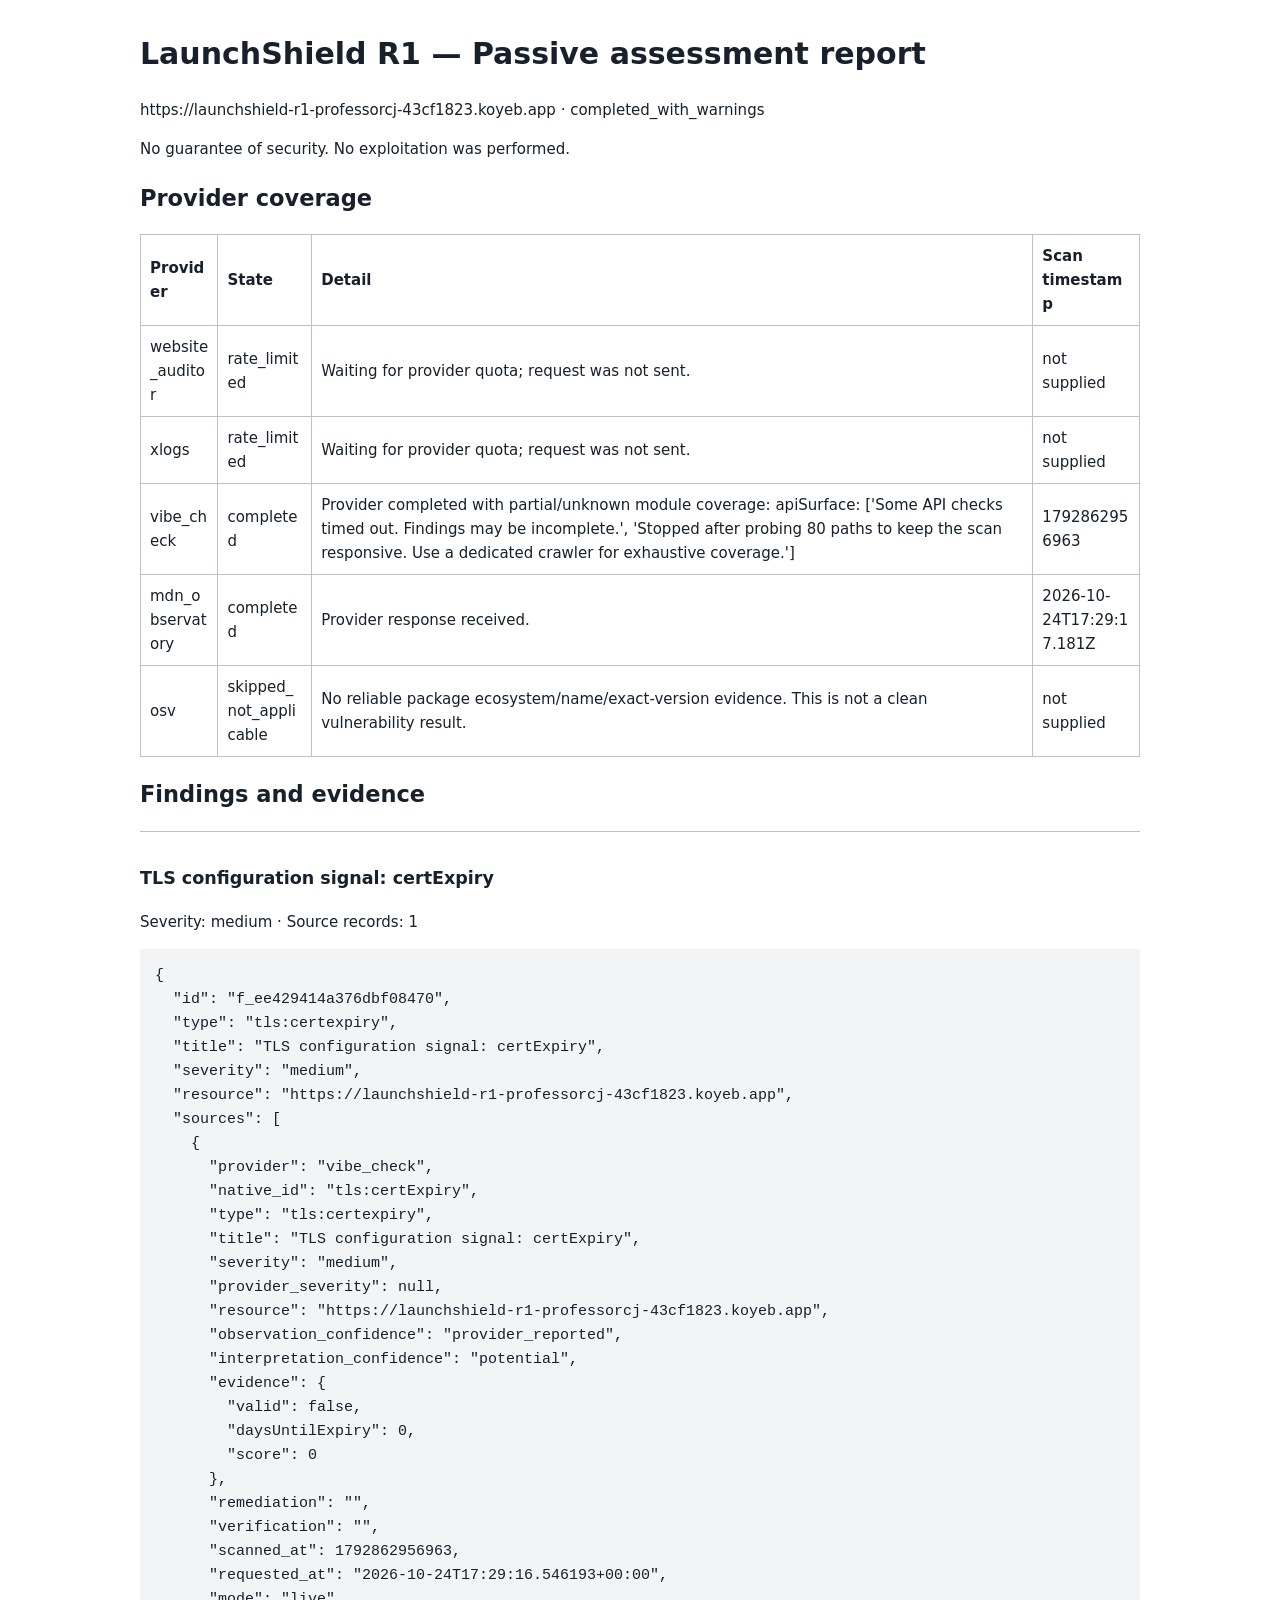
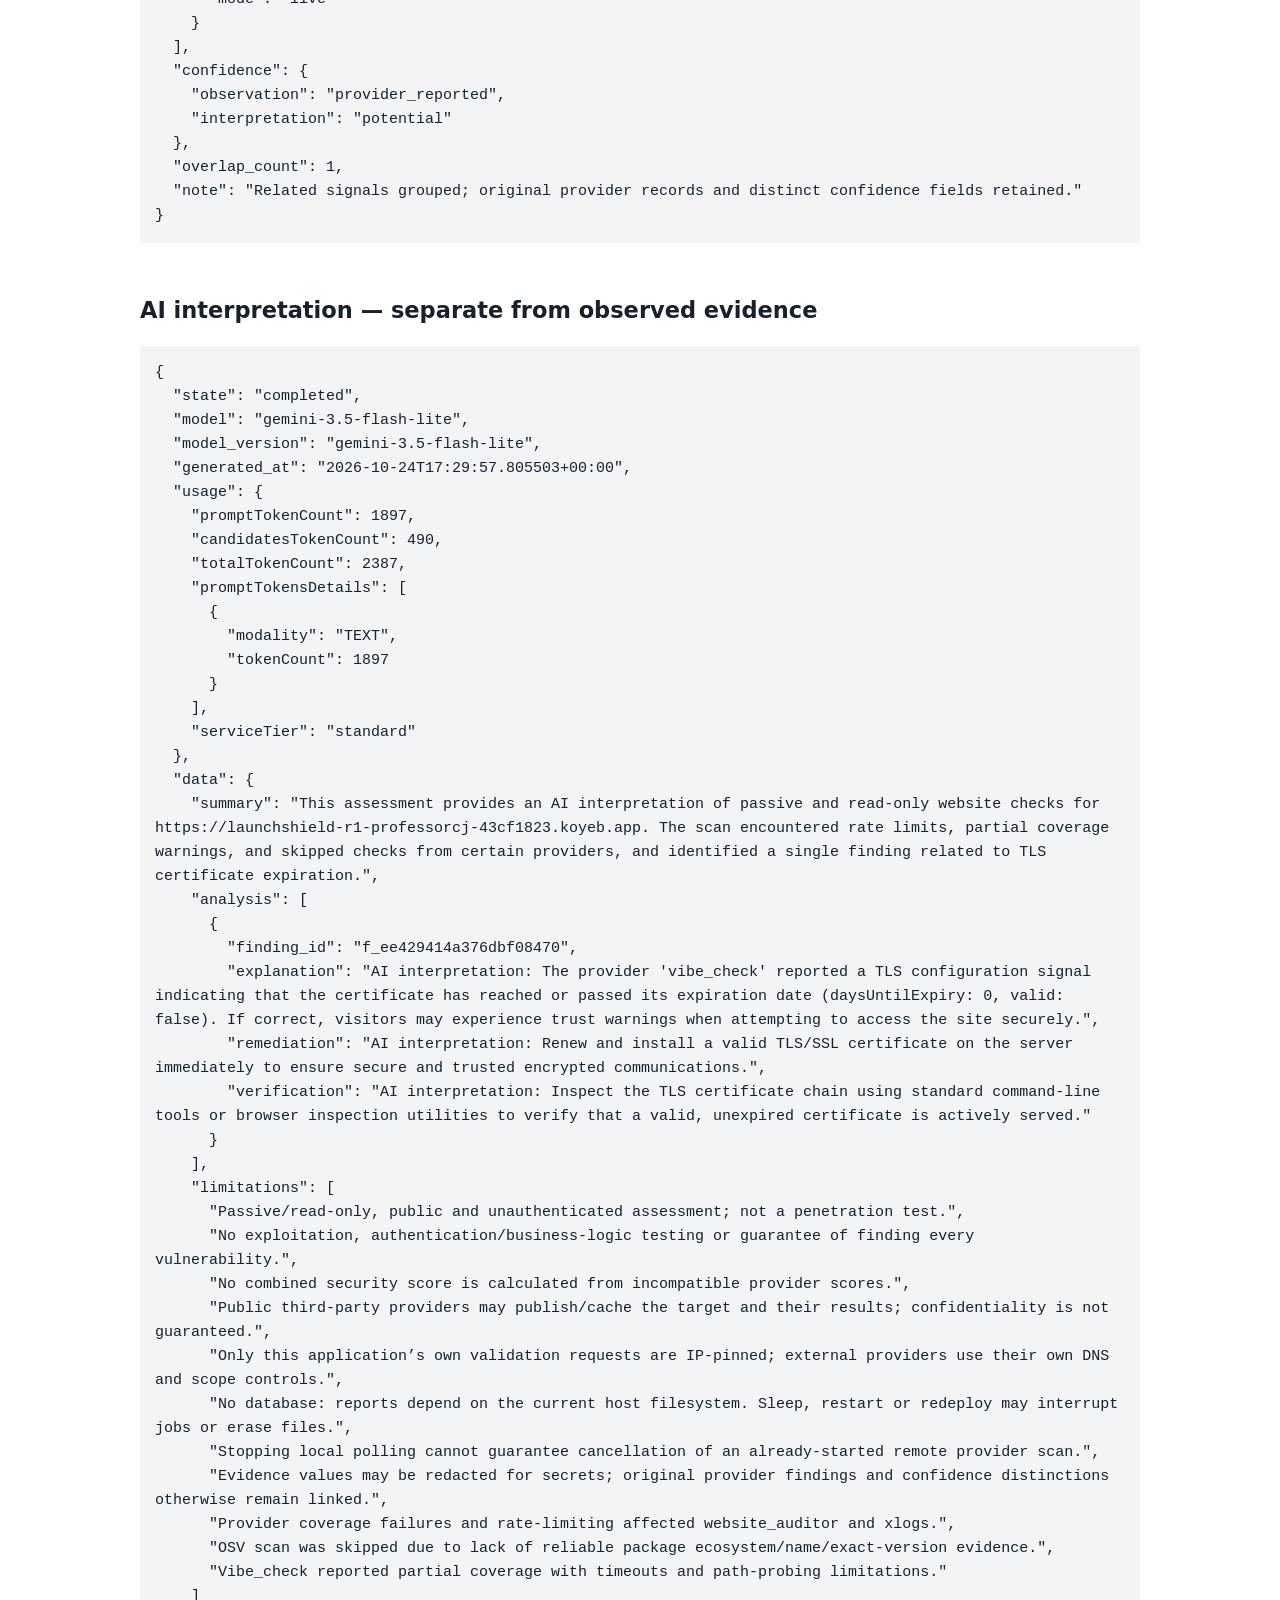
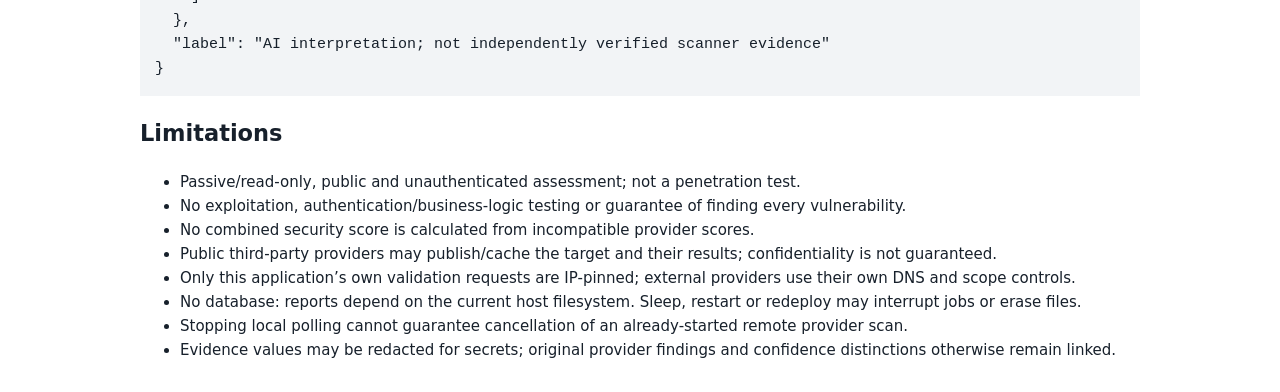
<file: r1/evidence/browser-download-final.html>
<!doctype html><html lang="en"><meta charset="utf-8"><meta name="viewport" content="width=device-width,initial-scale=1"><title>LaunchShield R1 report</title><style>body{font:15px/1.6 system-ui,sans-serif;max-width:1000px;margin:30px auto;padding:0 20px;color:#17202b;overflow-wrap:anywhere}table{border-collapse:collapse;width:100%}td,th{padding:9px;border:1px solid #bbc2ca;text-align:left}pre{white-space:pre-wrap;overflow-wrap:anywhere;background:#f2f4f6;padding:15px}section{border-top:1px solid #bbc2ca;padding:15px 0}</style><h1>LaunchShield R1 — Passive assessment report</h1><p>https://launchshield-r1-professorcj-43cf1823.koyeb.app · completed_with_warnings</p><p>No guarantee of security. No exploitation was performed.</p><h2>Provider coverage</h2><div style="overflow:auto"><table><tr><th>Provider</th><th>State</th><th>Detail</th><th>Scan timestamp</th></tr><tr><td>website_auditor</td><td>rate_limited</td><td>Waiting for provider quota; request was not sent.</td><td>not supplied</td></tr><tr><td>xlogs</td><td>rate_limited</td><td>Waiting for provider quota; request was not sent.</td><td>not supplied</td></tr><tr><td>vibe_check</td><td>completed</td><td>Provider completed with partial/unknown module coverage: apiSurface: [&#x27;Some API checks timed out. Findings may be incomplete.&#x27;, &#x27;Stopped after probing 80 paths to keep the scan responsive. Use a dedicated crawler for exhaustive coverage.&#x27;]</td><td>1792862956963</td></tr><tr><td>mdn_observatory</td><td>completed</td><td>Provider response received.</td><td>2026-10-24T17:29:17.181Z</td></tr><tr><td>osv</td><td>skipped_not_applicable</td><td>No reliable package ecosystem/name/exact-version evidence. This is not a clean vulnerability result.</td><td>not supplied</td></tr></table></div><h2>Findings and evidence</h2><section><h3>TLS configuration signal: certExpiry</h3><p>Severity: medium · Source records: 1</p><pre>{
  &quot;id&quot;: &quot;f_ee429414a376dbf08470&quot;,
  &quot;type&quot;: &quot;tls:certexpiry&quot;,
  &quot;title&quot;: &quot;TLS configuration signal: certExpiry&quot;,
  &quot;severity&quot;: &quot;medium&quot;,
  &quot;resource&quot;: &quot;https://launchshield-r1-professorcj-43cf1823.koyeb.app&quot;,
  &quot;sources&quot;: [
    {
      &quot;provider&quot;: &quot;vibe_check&quot;,
      &quot;native_id&quot;: &quot;tls:certExpiry&quot;,
      &quot;type&quot;: &quot;tls:certexpiry&quot;,
      &quot;title&quot;: &quot;TLS configuration signal: certExpiry&quot;,
      &quot;severity&quot;: &quot;medium&quot;,
      &quot;provider_severity&quot;: null,
      &quot;resource&quot;: &quot;https://launchshield-r1-professorcj-43cf1823.koyeb.app&quot;,
      &quot;observation_confidence&quot;: &quot;provider_reported&quot;,
      &quot;interpretation_confidence&quot;: &quot;potential&quot;,
      &quot;evidence&quot;: {
        &quot;valid&quot;: false,
        &quot;daysUntilExpiry&quot;: 0,
        &quot;score&quot;: 0
      },
      &quot;remediation&quot;: &quot;&quot;,
      &quot;verification&quot;: &quot;&quot;,
      &quot;scanned_at&quot;: 1792862956963,
      &quot;requested_at&quot;: &quot;2026-10-24T17:29:16.546193+00:00&quot;,
      &quot;mode&quot;: &quot;live&quot;
    }
  ],
  &quot;confidence&quot;: {
    &quot;observation&quot;: &quot;provider_reported&quot;,
    &quot;interpretation&quot;: &quot;potential&quot;
  },
  &quot;overlap_count&quot;: 1,
  &quot;note&quot;: &quot;Related signals grouped; original provider records and distinct confidence fields retained.&quot;
}</pre></section><h2>AI interpretation — separate from observed evidence</h2><pre>{
  &quot;state&quot;: &quot;completed&quot;,
  &quot;model&quot;: &quot;gemini-3.5-flash-lite&quot;,
  &quot;model_version&quot;: &quot;gemini-3.5-flash-lite&quot;,
  &quot;generated_at&quot;: &quot;2026-10-24T17:29:57.805503+00:00&quot;,
  &quot;usage&quot;: {
    &quot;promptTokenCount&quot;: 1897,
    &quot;candidatesTokenCount&quot;: 490,
    &quot;totalTokenCount&quot;: 2387,
    &quot;promptTokensDetails&quot;: [
      {
        &quot;modality&quot;: &quot;TEXT&quot;,
        &quot;tokenCount&quot;: 1897
      }
    ],
    &quot;serviceTier&quot;: &quot;standard&quot;
  },
  &quot;data&quot;: {
    &quot;summary&quot;: &quot;This assessment provides an AI interpretation of passive and read-only website checks for https://launchshield-r1-professorcj-43cf1823.koyeb.app. The scan encountered rate limits, partial coverage warnings, and skipped checks from certain providers, and identified a single finding related to TLS certificate expiration.&quot;,
    &quot;analysis&quot;: [
      {
        &quot;finding_id&quot;: &quot;f_ee429414a376dbf08470&quot;,
        &quot;explanation&quot;: &quot;AI interpretation: The provider &#x27;vibe_check&#x27; reported a TLS configuration signal indicating that the certificate has reached or passed its expiration date (daysUntilExpiry: 0, valid: false). If correct, visitors may experience trust warnings when attempting to access the site securely.&quot;,
        &quot;remediation&quot;: &quot;AI interpretation: Renew and install a valid TLS/SSL certificate on the server immediately to ensure secure and trusted encrypted communications.&quot;,
        &quot;verification&quot;: &quot;AI interpretation: Inspect the TLS certificate chain using standard command-line tools or browser inspection utilities to verify that a valid, unexpired certificate is actively served.&quot;
      }
    ],
    &quot;limitations&quot;: [
      &quot;Passive/read-only, public and unauthenticated assessment; not a penetration test.&quot;,
      &quot;No exploitation, authentication/business-logic testing or guarantee of finding every vulnerability.&quot;,
      &quot;No combined security score is calculated from incompatible provider scores.&quot;,
      &quot;Public third-party providers may publish/cache the target and their results; confidentiality is not guaranteed.&quot;,
      &quot;Only this application’s own validation requests are IP-pinned; external providers use their own DNS and scope controls.&quot;,
      &quot;No database: reports depend on the current host filesystem. Sleep, restart or redeploy may interrupt jobs or erase files.&quot;,
      &quot;Stopping local polling cannot guarantee cancellation of an already-started remote provider scan.&quot;,
      &quot;Evidence values may be redacted for secrets; original provider findings and confidence distinctions otherwise remain linked.&quot;,
      &quot;Provider coverage failures and rate-limiting affected website_auditor and xlogs.&quot;,
      &quot;OSV scan was skipped due to lack of reliable package ecosystem/name/exact-version evidence.&quot;,
      &quot;Vibe_check reported partial coverage with timeouts and path-probing limitations.&quot;
    ]
  },
  &quot;label&quot;: &quot;AI interpretation; not independently verified scanner evidence&quot;
}</pre><h2>Limitations</h2><ul><li>Passive/read-only, public and unauthenticated assessment; not a penetration test.</li><li>No exploitation, authentication/business-logic testing or guarantee of finding every vulnerability.</li><li>No combined security score is calculated from incompatible provider scores.</li><li>Public third-party providers may publish/cache the target and their results; confidentiality is not guaranteed.</li><li>Only this application’s own validation requests are IP-pinned; external providers use their own DNS and scope controls.</li><li>No database: reports depend on the current host filesystem. Sleep, restart or redeploy may interrupt jobs or erase files.</li><li>Stopping local polling cannot guarantee cancellation of an already-started remote provider scan.</li><li>Evidence values may be redacted for secrets; original provider findings and confidence distinctions otherwise remain linked.</li></ul></html>
</file>
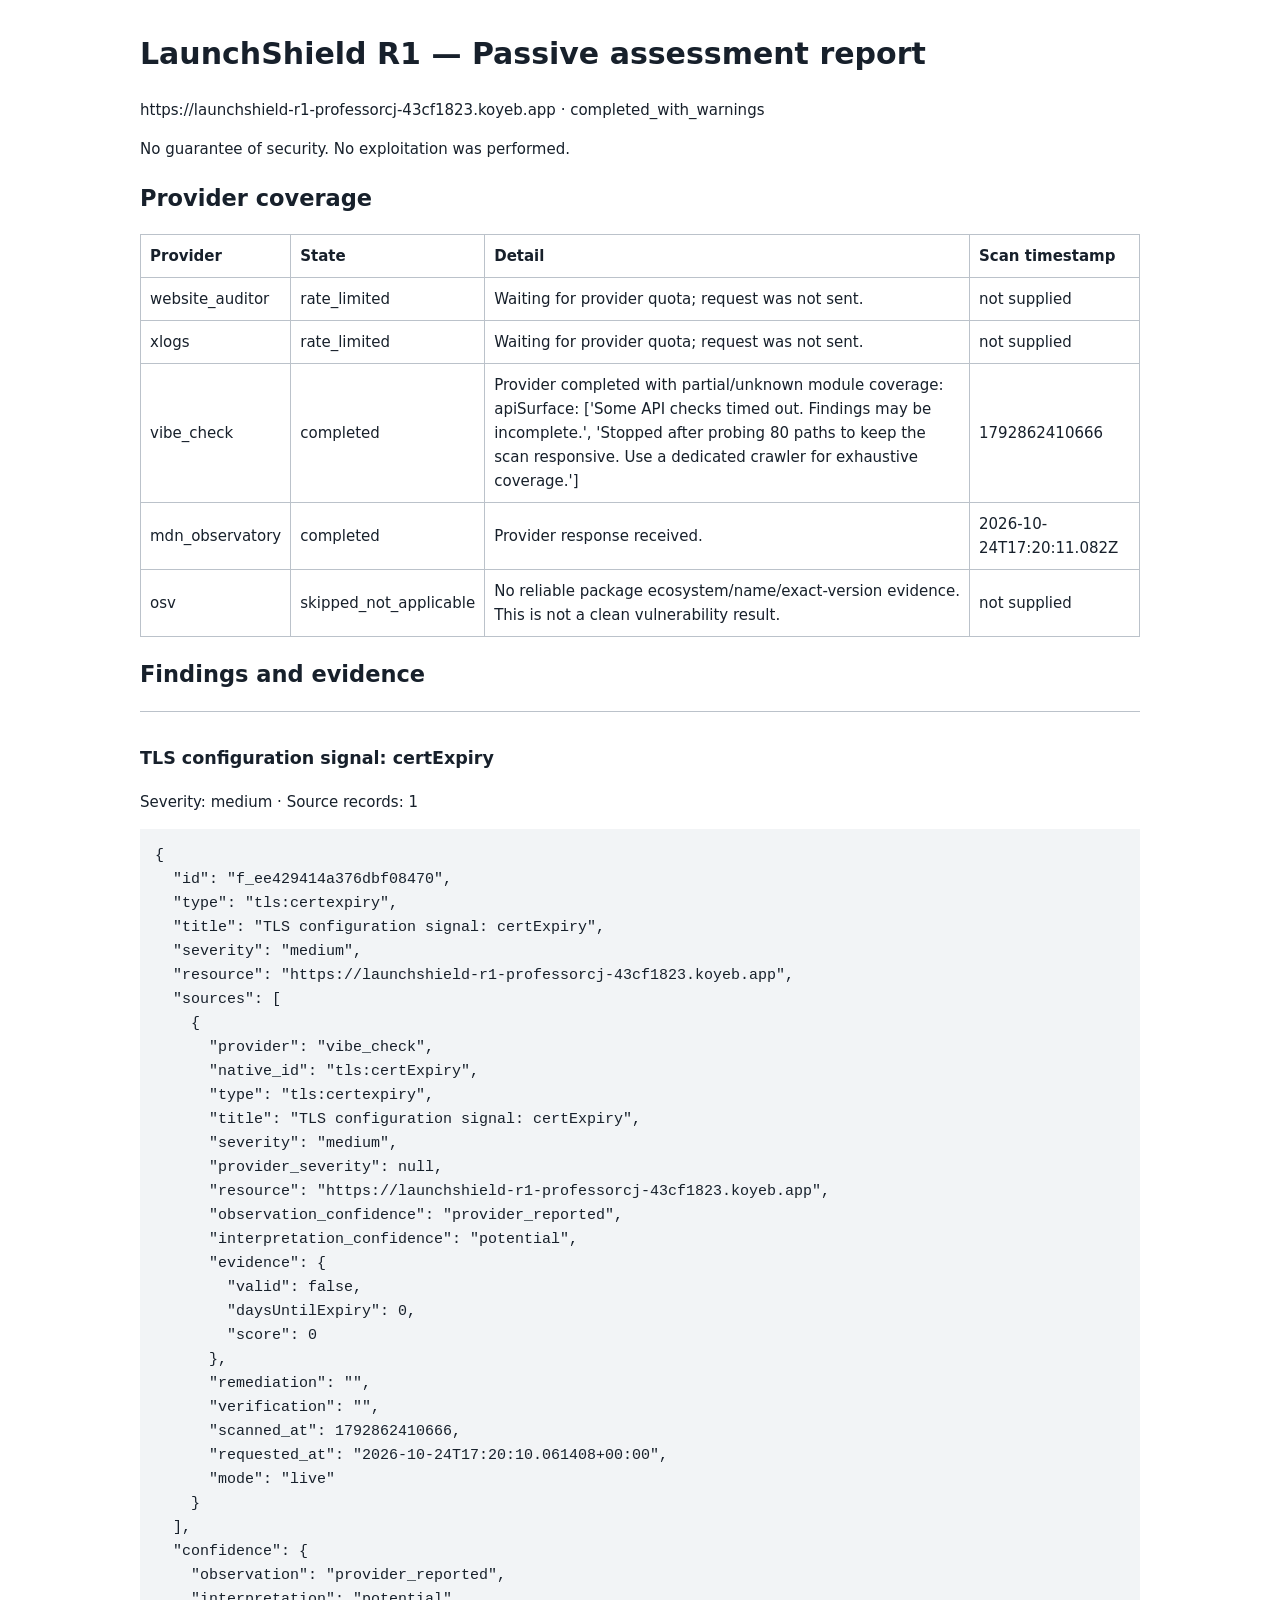
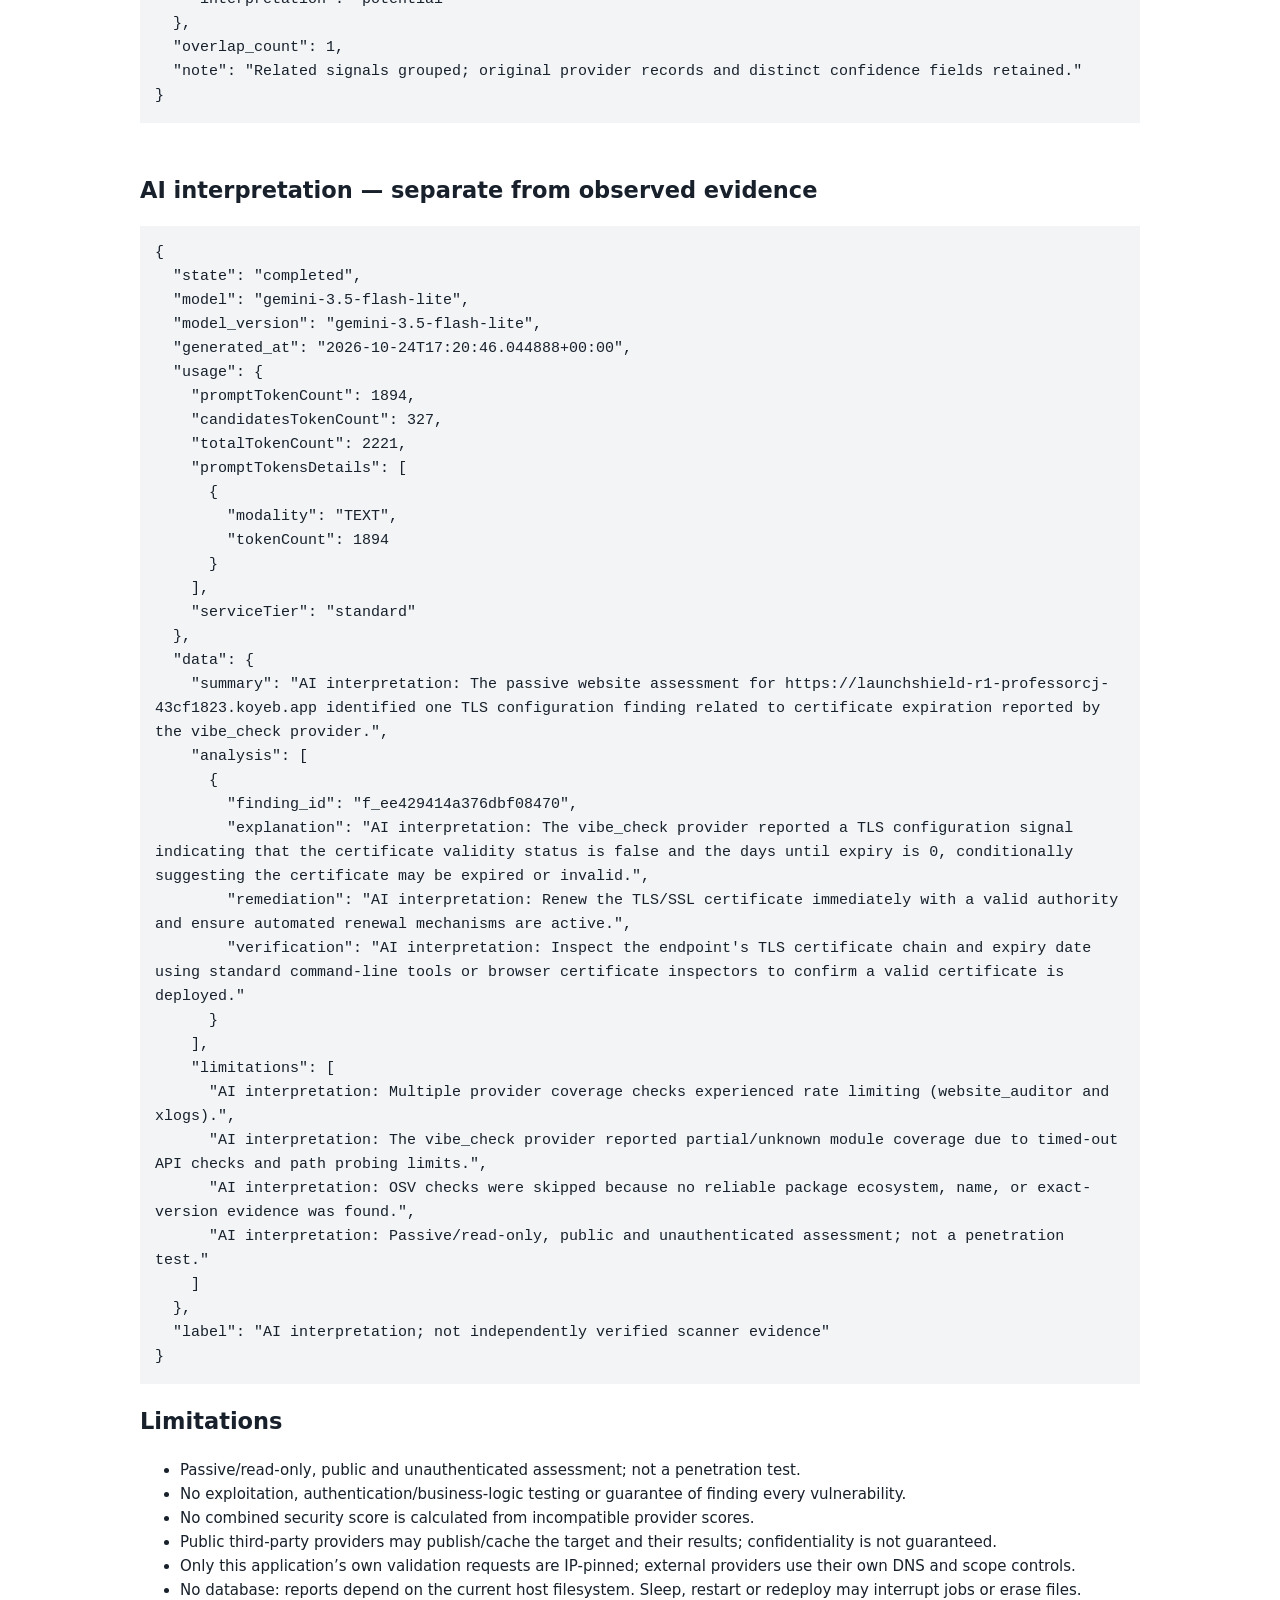
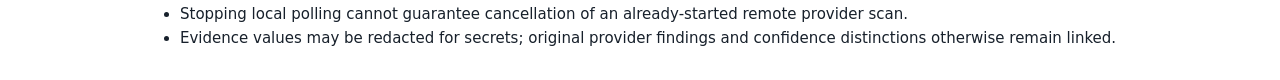
<file: r1/evidence/browser-download-real.html>
<!doctype html><html lang="en"><meta charset="utf-8"><meta name="viewport" content="width=device-width,initial-scale=1"><title>LaunchShield R1 report</title><style>body{font:15px/1.6 system-ui,sans-serif;max-width:1000px;margin:30px auto;padding:0 20px;color:#17202b}table{border-collapse:collapse;width:100%}td,th{padding:9px;border:1px solid #bbc2ca;text-align:left}pre{white-space:pre-wrap;overflow-wrap:anywhere;background:#f2f4f6;padding:15px}section{border-top:1px solid #bbc2ca;padding:15px 0}</style><h1>LaunchShield R1 — Passive assessment report</h1><p>https://launchshield-r1-professorcj-43cf1823.koyeb.app · completed_with_warnings</p><p>No guarantee of security. No exploitation was performed.</p><h2>Provider coverage</h2><div style="overflow:auto"><table><tr><th>Provider</th><th>State</th><th>Detail</th><th>Scan timestamp</th></tr><tr><td>website_auditor</td><td>rate_limited</td><td>Waiting for provider quota; request was not sent.</td><td>not supplied</td></tr><tr><td>xlogs</td><td>rate_limited</td><td>Waiting for provider quota; request was not sent.</td><td>not supplied</td></tr><tr><td>vibe_check</td><td>completed</td><td>Provider completed with partial/unknown module coverage: apiSurface: [&#x27;Some API checks timed out. Findings may be incomplete.&#x27;, &#x27;Stopped after probing 80 paths to keep the scan responsive. Use a dedicated crawler for exhaustive coverage.&#x27;]</td><td>1792862410666</td></tr><tr><td>mdn_observatory</td><td>completed</td><td>Provider response received.</td><td>2026-10-24T17:20:11.082Z</td></tr><tr><td>osv</td><td>skipped_not_applicable</td><td>No reliable package ecosystem/name/exact-version evidence. This is not a clean vulnerability result.</td><td>not supplied</td></tr></table></div><h2>Findings and evidence</h2><section><h3>TLS configuration signal: certExpiry</h3><p>Severity: medium · Source records: 1</p><pre>{
  &quot;id&quot;: &quot;f_ee429414a376dbf08470&quot;,
  &quot;type&quot;: &quot;tls:certexpiry&quot;,
  &quot;title&quot;: &quot;TLS configuration signal: certExpiry&quot;,
  &quot;severity&quot;: &quot;medium&quot;,
  &quot;resource&quot;: &quot;https://launchshield-r1-professorcj-43cf1823.koyeb.app&quot;,
  &quot;sources&quot;: [
    {
      &quot;provider&quot;: &quot;vibe_check&quot;,
      &quot;native_id&quot;: &quot;tls:certExpiry&quot;,
      &quot;type&quot;: &quot;tls:certexpiry&quot;,
      &quot;title&quot;: &quot;TLS configuration signal: certExpiry&quot;,
      &quot;severity&quot;: &quot;medium&quot;,
      &quot;provider_severity&quot;: null,
      &quot;resource&quot;: &quot;https://launchshield-r1-professorcj-43cf1823.koyeb.app&quot;,
      &quot;observation_confidence&quot;: &quot;provider_reported&quot;,
      &quot;interpretation_confidence&quot;: &quot;potential&quot;,
      &quot;evidence&quot;: {
        &quot;valid&quot;: false,
        &quot;daysUntilExpiry&quot;: 0,
        &quot;score&quot;: 0
      },
      &quot;remediation&quot;: &quot;&quot;,
      &quot;verification&quot;: &quot;&quot;,
      &quot;scanned_at&quot;: 1792862410666,
      &quot;requested_at&quot;: &quot;2026-10-24T17:20:10.061408+00:00&quot;,
      &quot;mode&quot;: &quot;live&quot;
    }
  ],
  &quot;confidence&quot;: {
    &quot;observation&quot;: &quot;provider_reported&quot;,
    &quot;interpretation&quot;: &quot;potential&quot;
  },
  &quot;overlap_count&quot;: 1,
  &quot;note&quot;: &quot;Related signals grouped; original provider records and distinct confidence fields retained.&quot;
}</pre></section><h2>AI interpretation — separate from observed evidence</h2><pre>{
  &quot;state&quot;: &quot;completed&quot;,
  &quot;model&quot;: &quot;gemini-3.5-flash-lite&quot;,
  &quot;model_version&quot;: &quot;gemini-3.5-flash-lite&quot;,
  &quot;generated_at&quot;: &quot;2026-10-24T17:20:46.044888+00:00&quot;,
  &quot;usage&quot;: {
    &quot;promptTokenCount&quot;: 1894,
    &quot;candidatesTokenCount&quot;: 327,
    &quot;totalTokenCount&quot;: 2221,
    &quot;promptTokensDetails&quot;: [
      {
        &quot;modality&quot;: &quot;TEXT&quot;,
        &quot;tokenCount&quot;: 1894
      }
    ],
    &quot;serviceTier&quot;: &quot;standard&quot;
  },
  &quot;data&quot;: {
    &quot;summary&quot;: &quot;AI interpretation: The passive website assessment for https://launchshield-r1-professorcj-43cf1823.koyeb.app identified one TLS configuration finding related to certificate expiration reported by the vibe_check provider.&quot;,
    &quot;analysis&quot;: [
      {
        &quot;finding_id&quot;: &quot;f_ee429414a376dbf08470&quot;,
        &quot;explanation&quot;: &quot;AI interpretation: The vibe_check provider reported a TLS configuration signal indicating that the certificate validity status is false and the days until expiry is 0, conditionally suggesting the certificate may be expired or invalid.&quot;,
        &quot;remediation&quot;: &quot;AI interpretation: Renew the TLS/SSL certificate immediately with a valid authority and ensure automated renewal mechanisms are active.&quot;,
        &quot;verification&quot;: &quot;AI interpretation: Inspect the endpoint&#x27;s TLS certificate chain and expiry date using standard command-line tools or browser certificate inspectors to confirm a valid certificate is deployed.&quot;
      }
    ],
    &quot;limitations&quot;: [
      &quot;AI interpretation: Multiple provider coverage checks experienced rate limiting (website_auditor and xlogs).&quot;,
      &quot;AI interpretation: The vibe_check provider reported partial/unknown module coverage due to timed-out API checks and path probing limits.&quot;,
      &quot;AI interpretation: OSV checks were skipped because no reliable package ecosystem, name, or exact-version evidence was found.&quot;,
      &quot;AI interpretation: Passive/read-only, public and unauthenticated assessment; not a penetration test.&quot;
    ]
  },
  &quot;label&quot;: &quot;AI interpretation; not independently verified scanner evidence&quot;
}</pre><h2>Limitations</h2><ul><li>Passive/read-only, public and unauthenticated assessment; not a penetration test.</li><li>No exploitation, authentication/business-logic testing or guarantee of finding every vulnerability.</li><li>No combined security score is calculated from incompatible provider scores.</li><li>Public third-party providers may publish/cache the target and their results; confidentiality is not guaranteed.</li><li>Only this application’s own validation requests are IP-pinned; external providers use their own DNS and scope controls.</li><li>No database: reports depend on the current host filesystem. Sleep, restart or redeploy may interrupt jobs or erase files.</li><li>Stopping local polling cannot guarantee cancellation of an already-started remote provider scan.</li><li>Evidence values may be redacted for secrets; original provider findings and confidence distinctions otherwise remain linked.</li></ul></html>
</file>
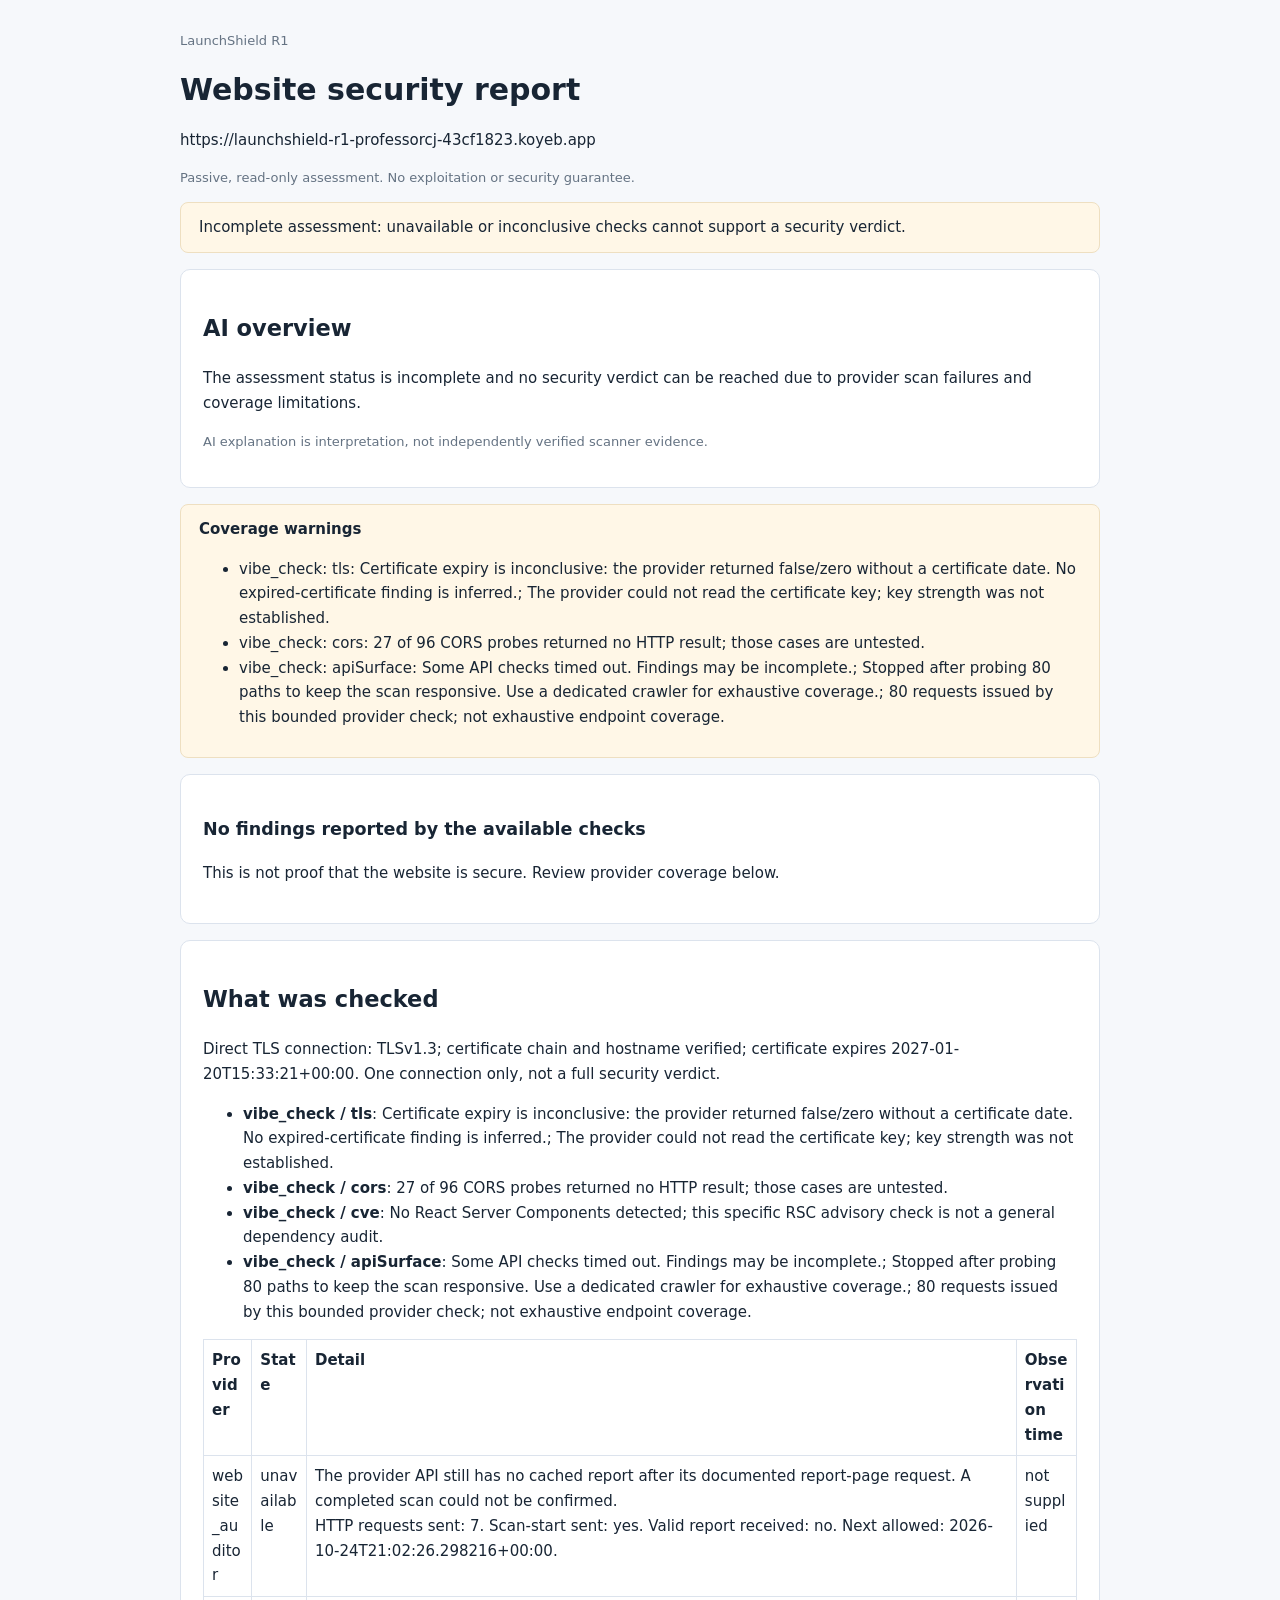
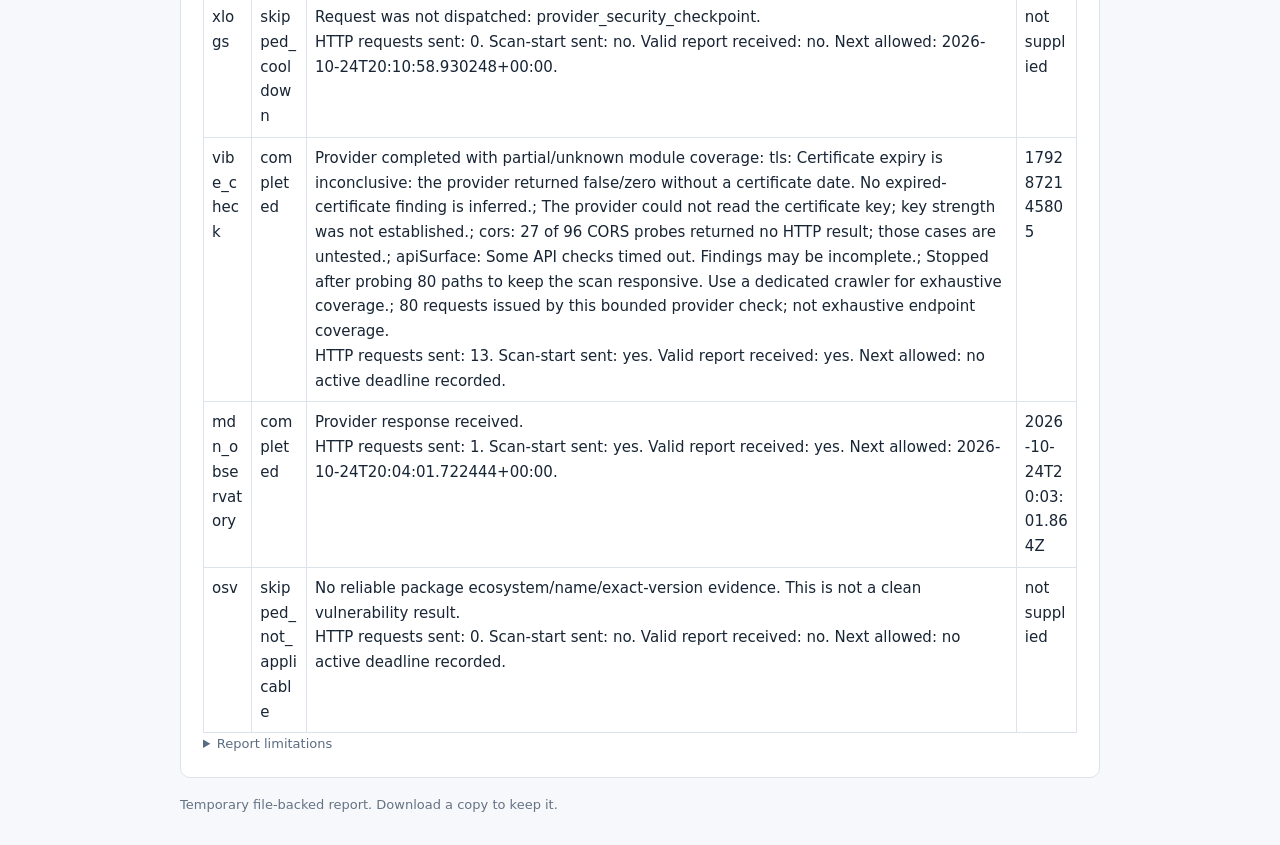
<file: r1/evidence/dispatch-first-report.html>
<!doctype html><html lang="en"><meta charset="utf-8"><meta name="viewport" content="width=device-width,initial-scale=1"><title>LaunchShield report</title><style>body{font:15px/1.65 system-ui,sans-serif;max-width:920px;margin:30px auto;padding:0 20px;color:#182534;overflow-wrap:anywhere;background:#f6f8fb}h1{line-height:1.2}article,.overview,.coverage{background:white;border:1px solid #dce3ed;border-radius:10px;padding:22px;margin:16px 0}.heading{display:flex;gap:14px;align-items:start;justify-content:space-between}.heading h3{margin:0}.heading span{font-size:12px;border:1px solid #ddd;padding:2px 8px;border-radius:5px}.muted{color:#657383;font-size:13px}h4{margin-bottom:4px}p{margin-top:7px}pre{white-space:pre-wrap;overflow-wrap:anywhere;font-size:12px;background:#f1f4f8;padding:12px}summary{cursor:pointer;color:#5a6c80;font-size:13px}table{width:100%;border-collapse:collapse}td,th{padding:8px;border:1px solid #dce3ed;text-align:left;vertical-align:top}.warning{background:#fff7e7;border:1px solid #eedfc1;padding:12px 18px;border-radius:8px}</style><p class="muted">LaunchShield R1</p><h1>Website security report</h1><p>https://launchshield-r1-professorcj-43cf1823.koyeb.app</p><p class="muted">Passive, read-only assessment. No exploitation or security guarantee.</p><div class="warning">Incomplete assessment: unavailable or inconclusive checks cannot support a security verdict.</div><section class="overview"><h2>AI overview</h2><p>The assessment status is incomplete and no security verdict can be reached due to provider scan failures and coverage limitations.</p><p class="muted">AI explanation is interpretation, not independently verified scanner evidence.</p></section><div class="warning"><strong>Coverage warnings</strong><ul><li>vibe_check: tls: Certificate expiry is inconclusive: the provider returned false/zero without a certificate date. No expired-certificate finding is inferred.; The provider could not read the certificate key; key strength was not established.</li><li>vibe_check: cors: 27 of 96 CORS probes returned no HTTP result; those cases are untested.</li><li>vibe_check: apiSurface: Some API checks timed out. Findings may be incomplete.; Stopped after probing 80 paths to keep the scan responsive. Use a dedicated crawler for exhaustive coverage.; 80 requests issued by this bounded provider check; not exhaustive endpoint coverage.</li></ul></div><article><h3>No findings reported by the available checks</h3><p>This is not proof that the website is secure. Review provider coverage below.</p></article><section class="coverage"><h2>What was checked</h2><p>Direct TLS connection: TLSv1.3; certificate chain and hostname verified; certificate expires 2027-01-20T15:33:21+00:00. One connection only, not a full security verdict.</p><ul><li><strong>vibe_check / tls</strong>: Certificate expiry is inconclusive: the provider returned false/zero without a certificate date. No expired-certificate finding is inferred.; The provider could not read the certificate key; key strength was not established.</li><li><strong>vibe_check / cors</strong>: 27 of 96 CORS probes returned no HTTP result; those cases are untested.</li><li><strong>vibe_check / cve</strong>: No React Server Components detected; this specific RSC advisory check is not a general dependency audit.</li><li><strong>vibe_check / apiSurface</strong>: Some API checks timed out. Findings may be incomplete.; Stopped after probing 80 paths to keep the scan responsive. Use a dedicated crawler for exhaustive coverage.; 80 requests issued by this bounded provider check; not exhaustive endpoint coverage.</li></ul><div style="overflow:auto"><table><tr><th>Provider</th><th>State</th><th>Detail</th><th>Observation time</th></tr><tr><td>website_auditor</td><td>unavailable</td><td>The provider API still has no cached report after its documented report-page request. A completed scan could not be confirmed.<br>HTTP requests sent: 7. Scan-start sent: yes. Valid report received: no. Next allowed: 2026-10-24T21:02:26.298216+00:00.</td><td>not supplied</td></tr><tr><td>xlogs</td><td>skipped_cooldown</td><td>Request was not dispatched: provider_security_checkpoint.<br>HTTP requests sent: 0. Scan-start sent: no. Valid report received: no. Next allowed: 2026-10-24T20:10:58.930248+00:00.</td><td>not supplied</td></tr><tr><td>vibe_check</td><td>completed</td><td>Provider completed with partial/unknown module coverage: tls: Certificate expiry is inconclusive: the provider returned false/zero without a certificate date. No expired-certificate finding is inferred.; The provider could not read the certificate key; key strength was not established.; cors: 27 of 96 CORS probes returned no HTTP result; those cases are untested.; apiSurface: Some API checks timed out. Findings may be incomplete.; Stopped after probing 80 paths to keep the scan responsive. Use a dedicated crawler for exhaustive coverage.; 80 requests issued by this bounded provider check; not exhaustive endpoint coverage.<br>HTTP requests sent: 13. Scan-start sent: yes. Valid report received: yes. Next allowed: no active deadline recorded.</td><td>1792872145805</td></tr><tr><td>mdn_observatory</td><td>completed</td><td>Provider response received.<br>HTTP requests sent: 1. Scan-start sent: yes. Valid report received: yes. Next allowed: 2026-10-24T20:04:01.722444+00:00.</td><td>2026-10-24T20:03:01.864Z</td></tr><tr><td>osv</td><td>skipped_not_applicable</td><td>No reliable package ecosystem/name/exact-version evidence. This is not a clean vulnerability result.<br>HTTP requests sent: 0. Scan-start sent: no. Valid report received: no. Next allowed: no active deadline recorded.</td><td>not supplied</td></tr></table></div><details><summary>Report limitations</summary><ul><li>Passive/read-only, public and unauthenticated assessment; not a penetration test.</li><li>No exploitation, authentication/business-logic testing or guarantee of finding every vulnerability.</li><li>No combined security score is calculated from incompatible provider scores.</li><li>Public third-party providers may publish/cache the target and their results; confidentiality is not guaranteed.</li><li>Only this application’s own validation requests are IP-pinned; external providers use their own DNS and scope controls.</li><li>No database: reports depend on the current host filesystem. Sleep, restart or redeploy may interrupt jobs or erase files.</li><li>Stopping local polling cannot guarantee cancellation of an already-started remote provider scan.</li><li>Evidence values may be redacted for secrets; original provider findings and confidence distinctions otherwise remain linked.</li></ul></details></section><p class="muted">Temporary file-backed report. Download a copy to keep it.</p></html>
</file>
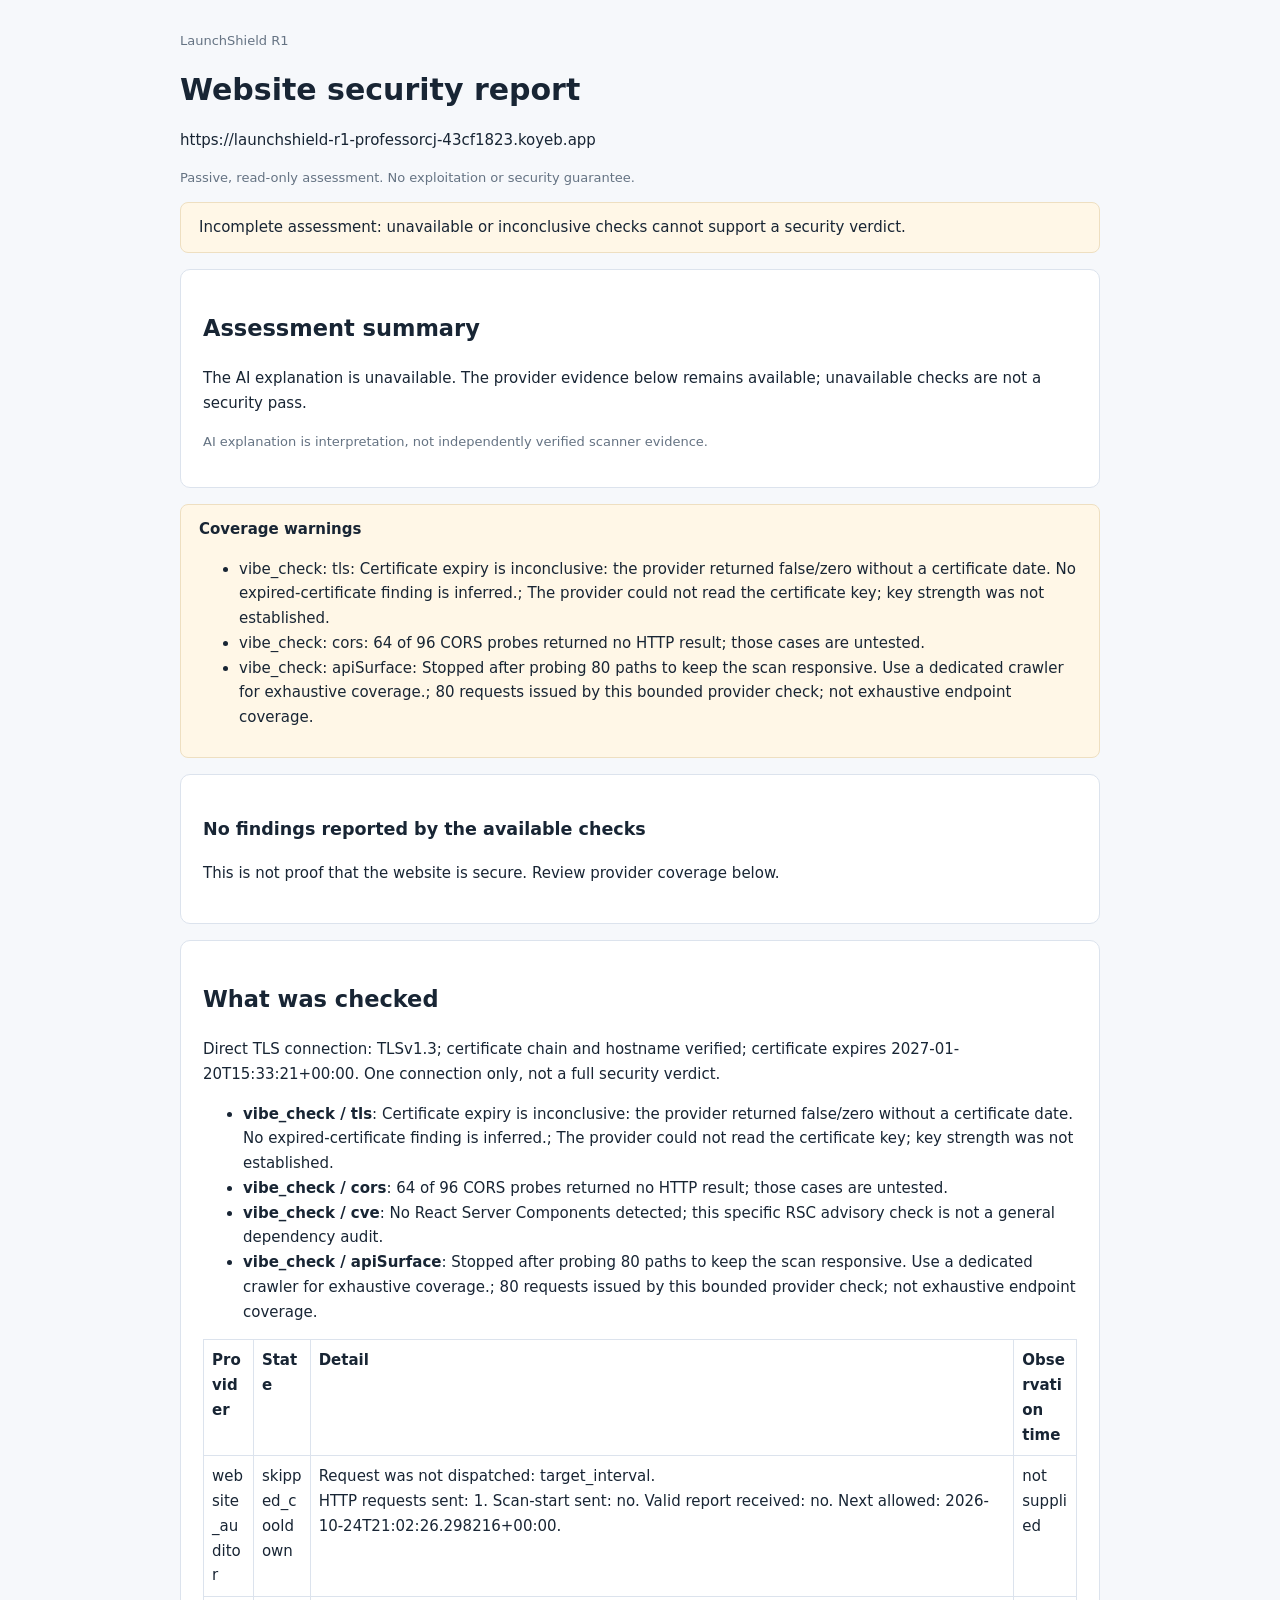
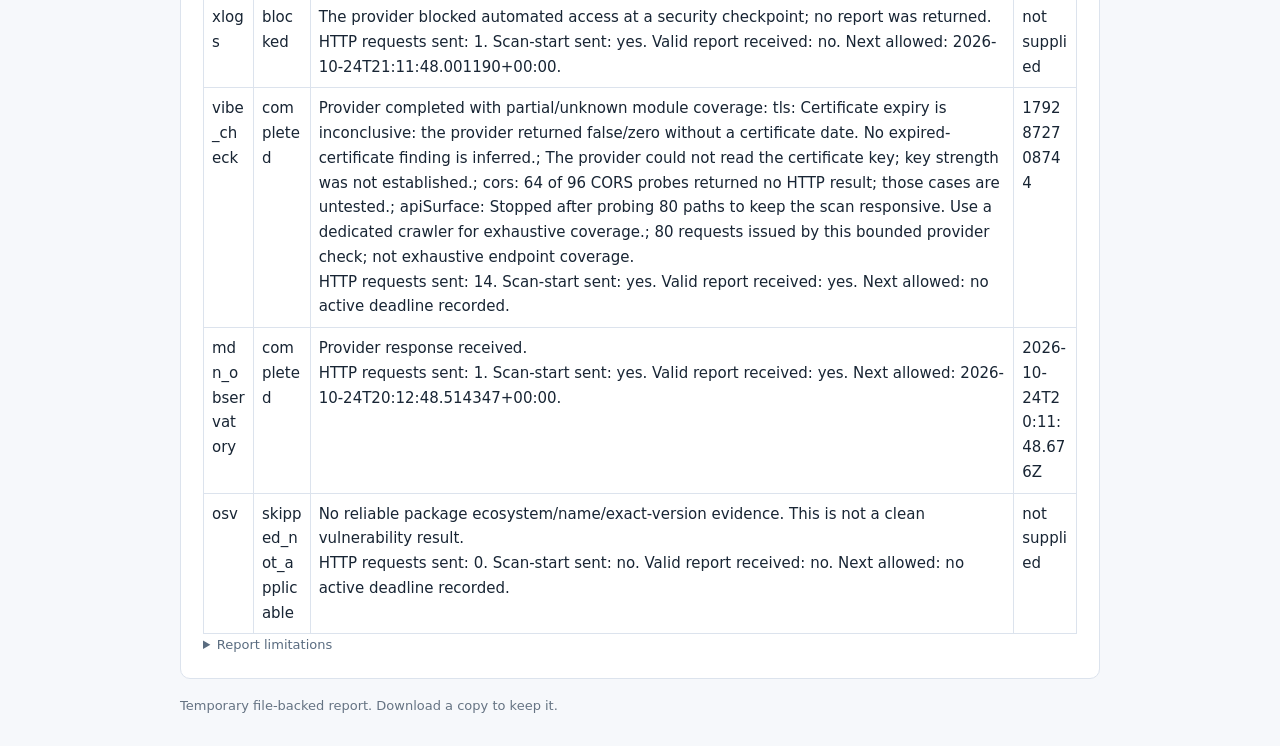
<file: r1/evidence/dispatch-retry-browser-download.html>
<!doctype html><html lang="en"><meta charset="utf-8"><meta name="viewport" content="width=device-width,initial-scale=1"><title>LaunchShield report</title><style>body{font:15px/1.65 system-ui,sans-serif;max-width:920px;margin:30px auto;padding:0 20px;color:#182534;overflow-wrap:anywhere;background:#f6f8fb}h1{line-height:1.2}article,.overview,.coverage{background:white;border:1px solid #dce3ed;border-radius:10px;padding:22px;margin:16px 0}.heading{display:flex;gap:14px;align-items:start;justify-content:space-between}.heading h3{margin:0}.heading span{font-size:12px;border:1px solid #ddd;padding:2px 8px;border-radius:5px}.muted{color:#657383;font-size:13px}h4{margin-bottom:4px}p{margin-top:7px}pre{white-space:pre-wrap;overflow-wrap:anywhere;font-size:12px;background:#f1f4f8;padding:12px}summary{cursor:pointer;color:#5a6c80;font-size:13px}table{width:100%;border-collapse:collapse}td,th{padding:8px;border:1px solid #dce3ed;text-align:left;vertical-align:top}.warning{background:#fff7e7;border:1px solid #eedfc1;padding:12px 18px;border-radius:8px}</style><p class="muted">LaunchShield R1</p><h1>Website security report</h1><p>https://launchshield-r1-professorcj-43cf1823.koyeb.app</p><p class="muted">Passive, read-only assessment. No exploitation or security guarantee.</p><div class="warning">Incomplete assessment: unavailable or inconclusive checks cannot support a security verdict.</div><section class="overview"><h2>Assessment summary</h2><p>The AI explanation is unavailable. The provider evidence below remains available; unavailable checks are not a security pass.</p><p class="muted">AI explanation is interpretation, not independently verified scanner evidence.</p></section><div class="warning"><strong>Coverage warnings</strong><ul><li>vibe_check: tls: Certificate expiry is inconclusive: the provider returned false/zero without a certificate date. No expired-certificate finding is inferred.; The provider could not read the certificate key; key strength was not established.</li><li>vibe_check: cors: 64 of 96 CORS probes returned no HTTP result; those cases are untested.</li><li>vibe_check: apiSurface: Stopped after probing 80 paths to keep the scan responsive. Use a dedicated crawler for exhaustive coverage.; 80 requests issued by this bounded provider check; not exhaustive endpoint coverage.</li></ul></div><article><h3>No findings reported by the available checks</h3><p>This is not proof that the website is secure. Review provider coverage below.</p></article><section class="coverage"><h2>What was checked</h2><p>Direct TLS connection: TLSv1.3; certificate chain and hostname verified; certificate expires 2027-01-20T15:33:21+00:00. One connection only, not a full security verdict.</p><ul><li><strong>vibe_check / tls</strong>: Certificate expiry is inconclusive: the provider returned false/zero without a certificate date. No expired-certificate finding is inferred.; The provider could not read the certificate key; key strength was not established.</li><li><strong>vibe_check / cors</strong>: 64 of 96 CORS probes returned no HTTP result; those cases are untested.</li><li><strong>vibe_check / cve</strong>: No React Server Components detected; this specific RSC advisory check is not a general dependency audit.</li><li><strong>vibe_check / apiSurface</strong>: Stopped after probing 80 paths to keep the scan responsive. Use a dedicated crawler for exhaustive coverage.; 80 requests issued by this bounded provider check; not exhaustive endpoint coverage.</li></ul><div style="overflow:auto"><table><tr><th>Provider</th><th>State</th><th>Detail</th><th>Observation time</th></tr><tr><td>website_auditor</td><td>skipped_cooldown</td><td>Request was not dispatched: target_interval.<br>HTTP requests sent: 1. Scan-start sent: no. Valid report received: no. Next allowed: 2026-10-24T21:02:26.298216+00:00.</td><td>not supplied</td></tr><tr><td>xlogs</td><td>blocked</td><td>The provider blocked automated access at a security checkpoint; no report was returned.<br>HTTP requests sent: 1. Scan-start sent: yes. Valid report received: no. Next allowed: 2026-10-24T21:11:48.001190+00:00.</td><td>not supplied</td></tr><tr><td>vibe_check</td><td>completed</td><td>Provider completed with partial/unknown module coverage: tls: Certificate expiry is inconclusive: the provider returned false/zero without a certificate date. No expired-certificate finding is inferred.; The provider could not read the certificate key; key strength was not established.; cors: 64 of 96 CORS probes returned no HTTP result; those cases are untested.; apiSurface: Stopped after probing 80 paths to keep the scan responsive. Use a dedicated crawler for exhaustive coverage.; 80 requests issued by this bounded provider check; not exhaustive endpoint coverage.<br>HTTP requests sent: 14. Scan-start sent: yes. Valid report received: yes. Next allowed: no active deadline recorded.</td><td>1792872708744</td></tr><tr><td>mdn_observatory</td><td>completed</td><td>Provider response received.<br>HTTP requests sent: 1. Scan-start sent: yes. Valid report received: yes. Next allowed: 2026-10-24T20:12:48.514347+00:00.</td><td>2026-10-24T20:11:48.676Z</td></tr><tr><td>osv</td><td>skipped_not_applicable</td><td>No reliable package ecosystem/name/exact-version evidence. This is not a clean vulnerability result.<br>HTTP requests sent: 0. Scan-start sent: no. Valid report received: no. Next allowed: no active deadline recorded.</td><td>not supplied</td></tr></table></div><details><summary>Report limitations</summary><ul><li>Passive/read-only, public and unauthenticated assessment; not a penetration test.</li><li>No exploitation, authentication/business-logic testing or guarantee of finding every vulnerability.</li><li>No combined security score is calculated from incompatible provider scores.</li><li>Public third-party providers may publish/cache the target and their results; confidentiality is not guaranteed.</li><li>Only this application’s own validation requests are IP-pinned; external providers use their own DNS and scope controls.</li><li>No database: reports depend on the current host filesystem. Sleep, restart or redeploy may interrupt jobs or erase files.</li><li>Stopping local polling cannot guarantee cancellation of an already-started remote provider scan.</li><li>Evidence values may be redacted for secrets; original provider findings and confidence distinctions otherwise remain linked.</li></ul></details></section><p class="muted">Temporary file-backed report. Download a copy to keep it.</p></html>
</file>
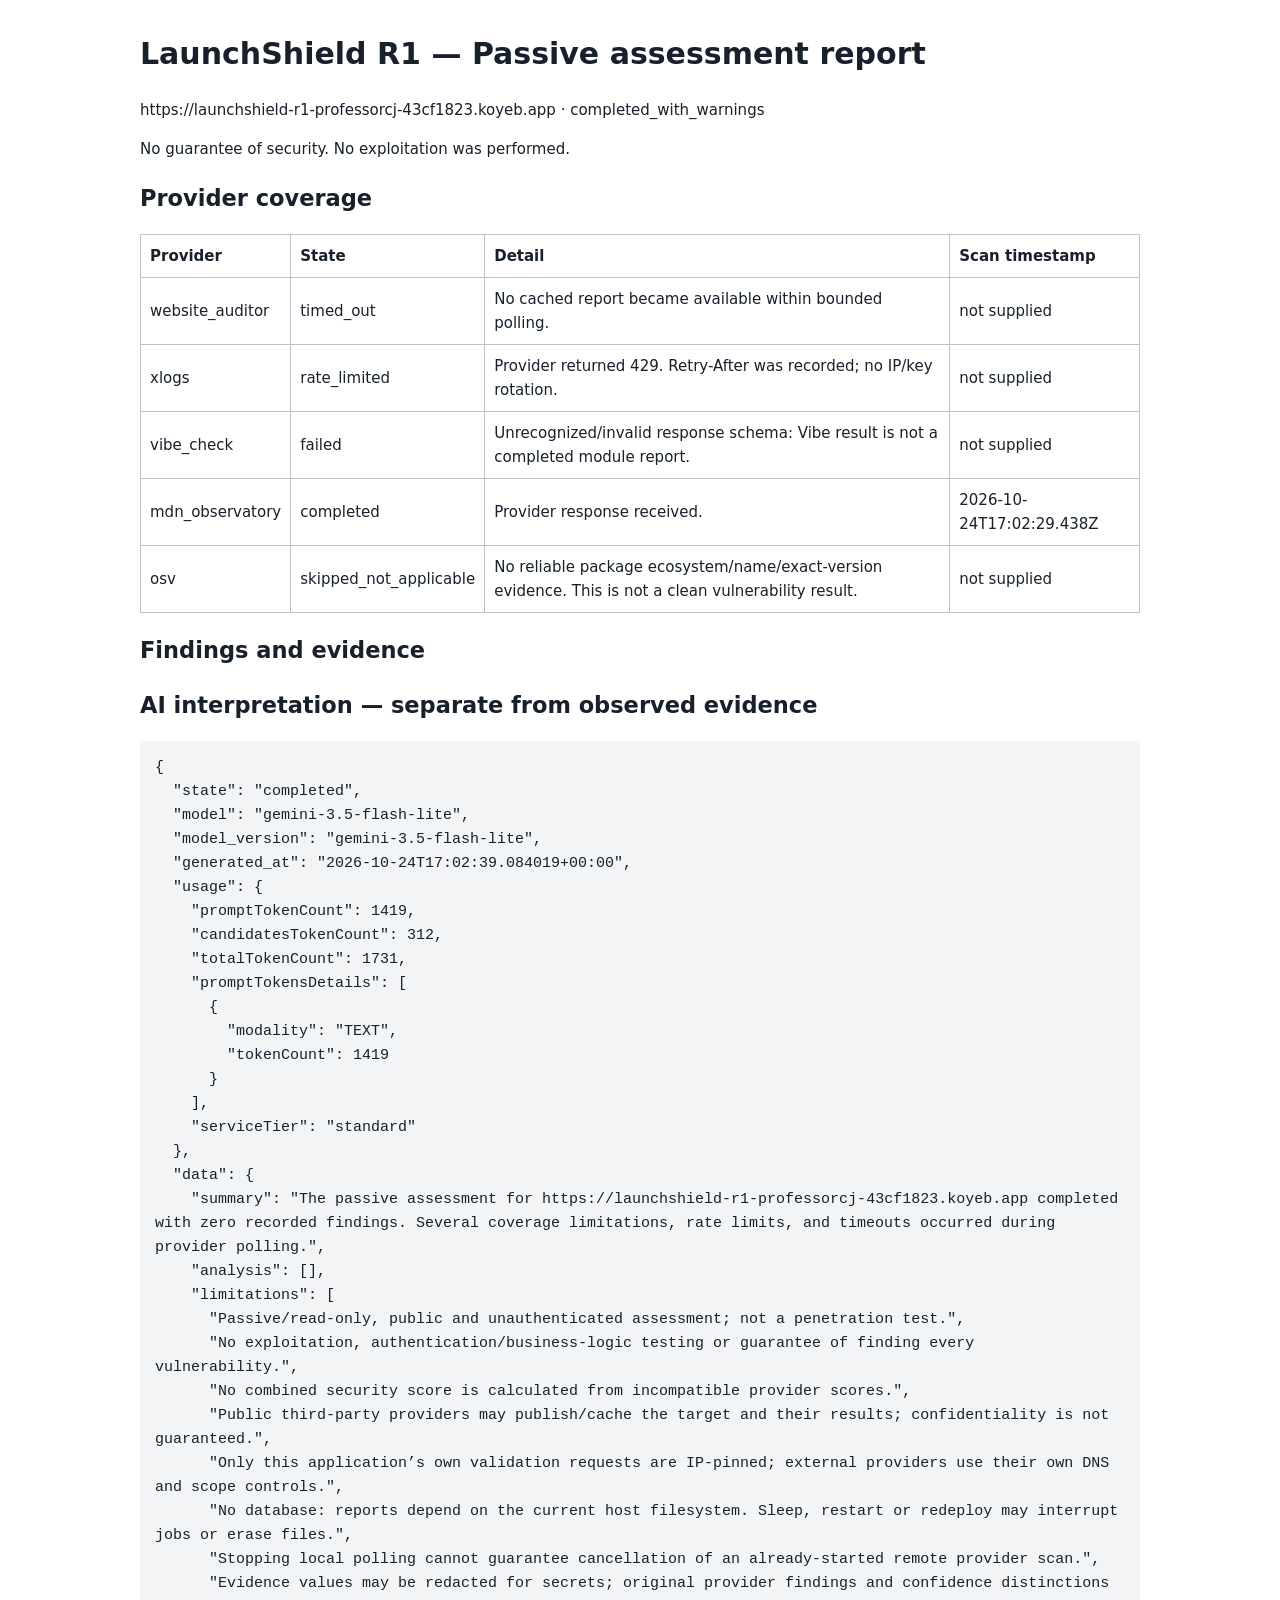
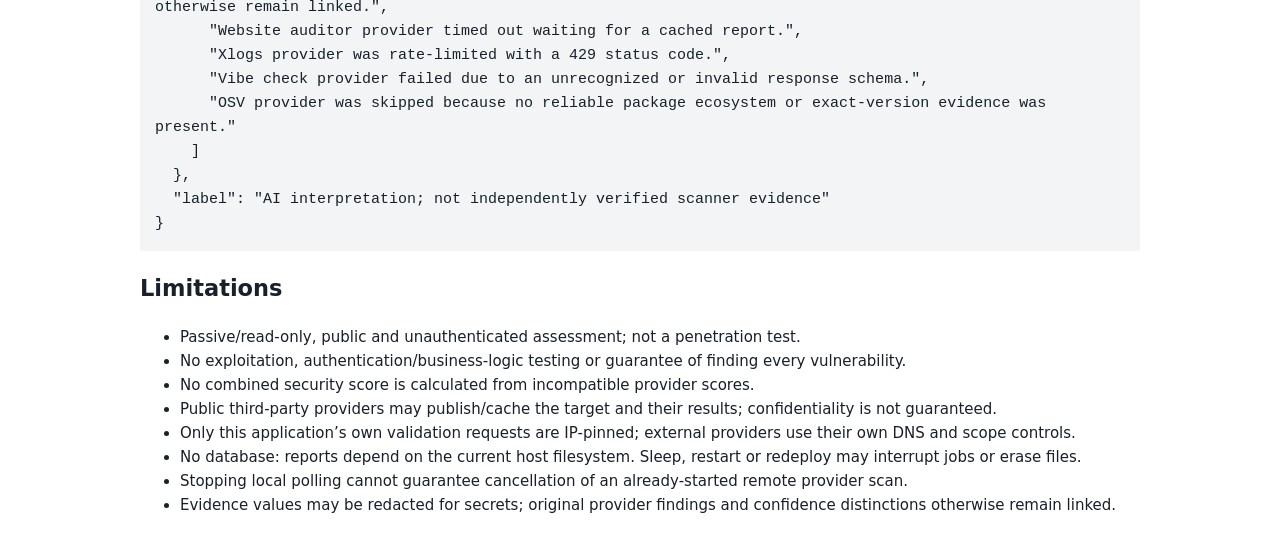
<file: r1/evidence/live-report.html>
<!doctype html><html lang="en"><meta charset="utf-8"><meta name="viewport" content="width=device-width,initial-scale=1"><title>LaunchShield R1 report</title><style>body{font:15px/1.6 system-ui,sans-serif;max-width:1000px;margin:30px auto;padding:0 20px;color:#17202b}table{border-collapse:collapse;width:100%}td,th{padding:9px;border:1px solid #bbc2ca;text-align:left}pre{white-space:pre-wrap;overflow-wrap:anywhere;background:#f2f4f6;padding:15px}section{border-top:1px solid #bbc2ca;padding:15px 0}</style><h1>LaunchShield R1 — Passive assessment report</h1><p>https://launchshield-r1-professorcj-43cf1823.koyeb.app · completed_with_warnings</p><p>No guarantee of security. No exploitation was performed.</p><h2>Provider coverage</h2><div style="overflow:auto"><table><tr><th>Provider</th><th>State</th><th>Detail</th><th>Scan timestamp</th></tr><tr><td>website_auditor</td><td>timed_out</td><td>No cached report became available within bounded polling.</td><td>not supplied</td></tr><tr><td>xlogs</td><td>rate_limited</td><td>Provider returned 429. Retry-After was recorded; no IP/key rotation.</td><td>not supplied</td></tr><tr><td>vibe_check</td><td>failed</td><td>Unrecognized/invalid response schema: Vibe result is not a completed module report.</td><td>not supplied</td></tr><tr><td>mdn_observatory</td><td>completed</td><td>Provider response received.</td><td>2026-10-24T17:02:29.438Z</td></tr><tr><td>osv</td><td>skipped_not_applicable</td><td>No reliable package ecosystem/name/exact-version evidence. This is not a clean vulnerability result.</td><td>not supplied</td></tr></table></div><h2>Findings and evidence</h2><h2>AI interpretation — separate from observed evidence</h2><pre>{
  &quot;state&quot;: &quot;completed&quot;,
  &quot;model&quot;: &quot;gemini-3.5-flash-lite&quot;,
  &quot;model_version&quot;: &quot;gemini-3.5-flash-lite&quot;,
  &quot;generated_at&quot;: &quot;2026-10-24T17:02:39.084019+00:00&quot;,
  &quot;usage&quot;: {
    &quot;promptTokenCount&quot;: 1419,
    &quot;candidatesTokenCount&quot;: 312,
    &quot;totalTokenCount&quot;: 1731,
    &quot;promptTokensDetails&quot;: [
      {
        &quot;modality&quot;: &quot;TEXT&quot;,
        &quot;tokenCount&quot;: 1419
      }
    ],
    &quot;serviceTier&quot;: &quot;standard&quot;
  },
  &quot;data&quot;: {
    &quot;summary&quot;: &quot;The passive assessment for https://launchshield-r1-professorcj-43cf1823.koyeb.app completed with zero recorded findings. Several coverage limitations, rate limits, and timeouts occurred during provider polling.&quot;,
    &quot;analysis&quot;: [],
    &quot;limitations&quot;: [
      &quot;Passive/read-only, public and unauthenticated assessment; not a penetration test.&quot;,
      &quot;No exploitation, authentication/business-logic testing or guarantee of finding every vulnerability.&quot;,
      &quot;No combined security score is calculated from incompatible provider scores.&quot;,
      &quot;Public third-party providers may publish/cache the target and their results; confidentiality is not guaranteed.&quot;,
      &quot;Only this application’s own validation requests are IP-pinned; external providers use their own DNS and scope controls.&quot;,
      &quot;No database: reports depend on the current host filesystem. Sleep, restart or redeploy may interrupt jobs or erase files.&quot;,
      &quot;Stopping local polling cannot guarantee cancellation of an already-started remote provider scan.&quot;,
      &quot;Evidence values may be redacted for secrets; original provider findings and confidence distinctions otherwise remain linked.&quot;,
      &quot;Website auditor provider timed out waiting for a cached report.&quot;,
      &quot;Xlogs provider was rate-limited with a 429 status code.&quot;,
      &quot;Vibe check provider failed due to an unrecognized or invalid response schema.&quot;,
      &quot;OSV provider was skipped because no reliable package ecosystem or exact-version evidence was present.&quot;
    ]
  },
  &quot;label&quot;: &quot;AI interpretation; not independently verified scanner evidence&quot;
}</pre><h2>Limitations</h2><ul><li>Passive/read-only, public and unauthenticated assessment; not a penetration test.</li><li>No exploitation, authentication/business-logic testing or guarantee of finding every vulnerability.</li><li>No combined security score is calculated from incompatible provider scores.</li><li>Public third-party providers may publish/cache the target and their results; confidentiality is not guaranteed.</li><li>Only this application’s own validation requests are IP-pinned; external providers use their own DNS and scope controls.</li><li>No database: reports depend on the current host filesystem. Sleep, restart or redeploy may interrupt jobs or erase files.</li><li>Stopping local polling cannot guarantee cancellation of an already-started remote provider scan.</li><li>Evidence values may be redacted for secrets; original provider findings and confidence distinctions otherwise remain linked.</li></ul></html>
</file>
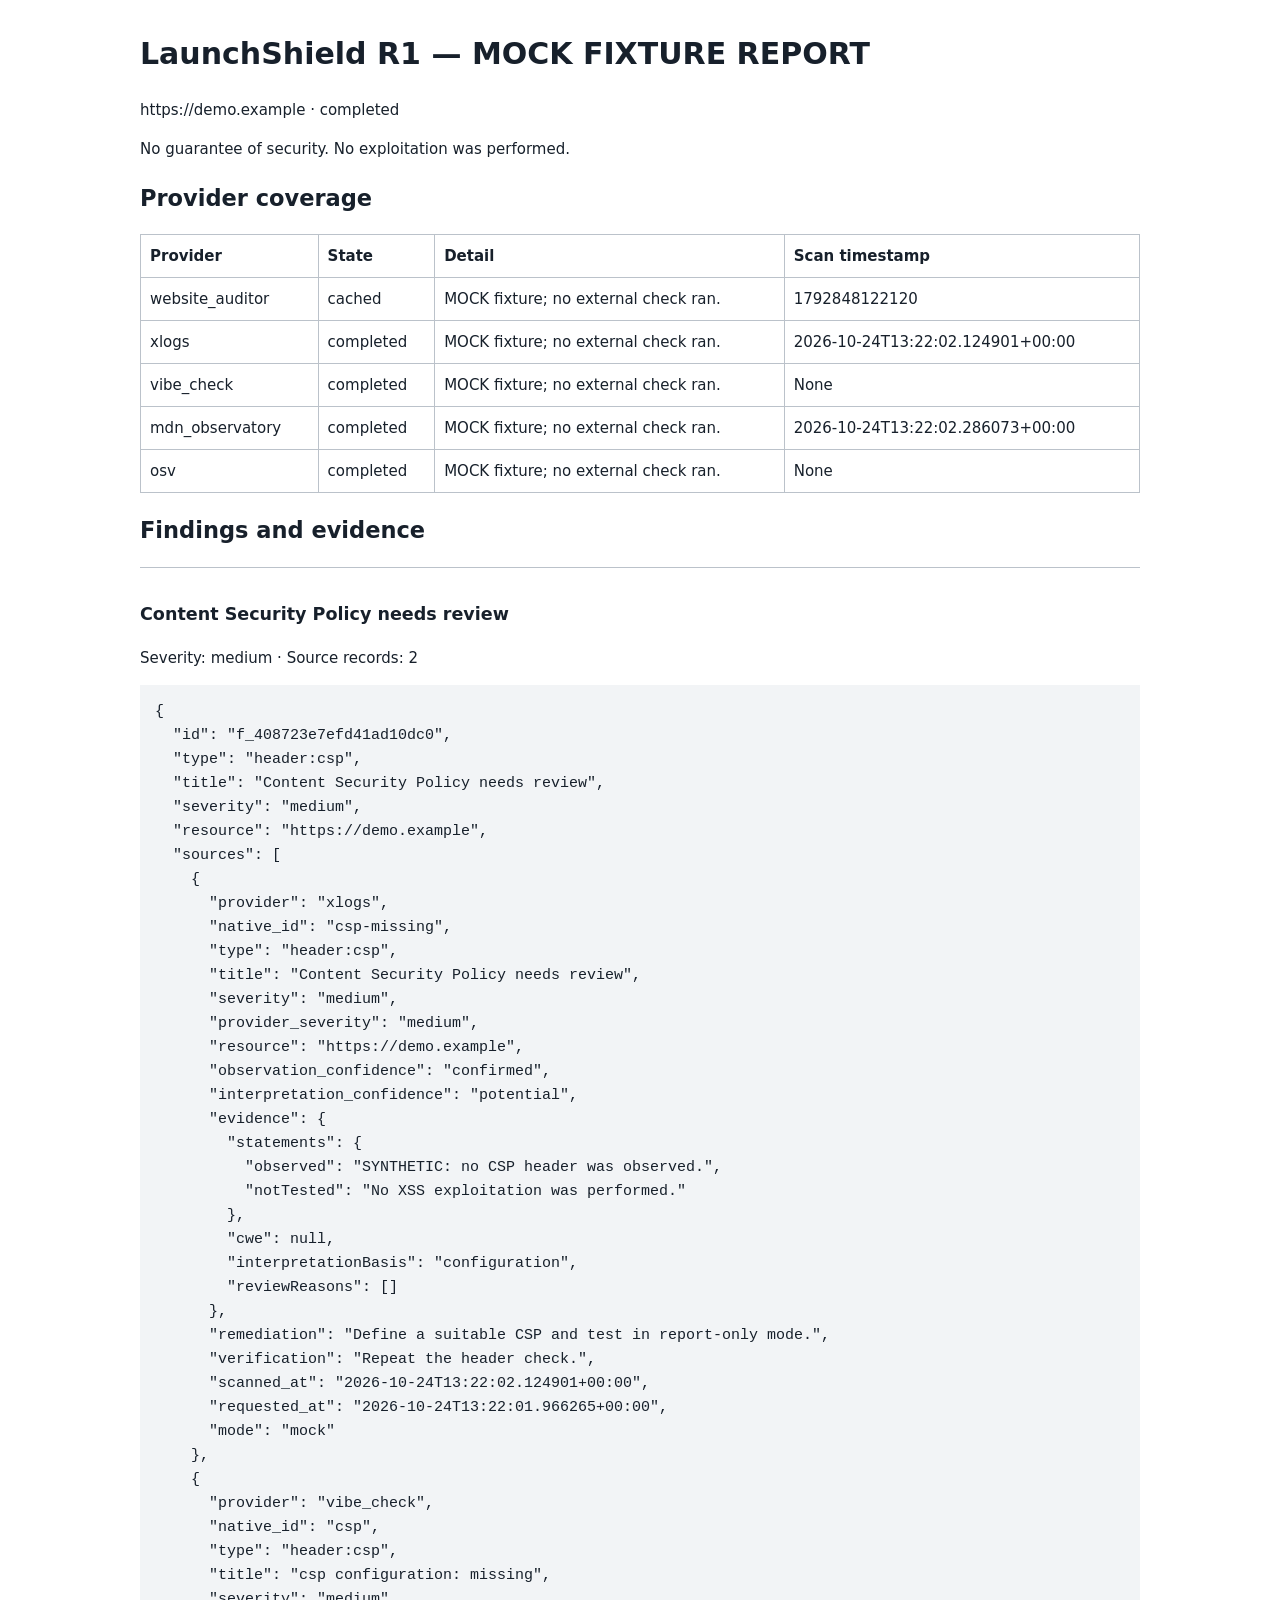
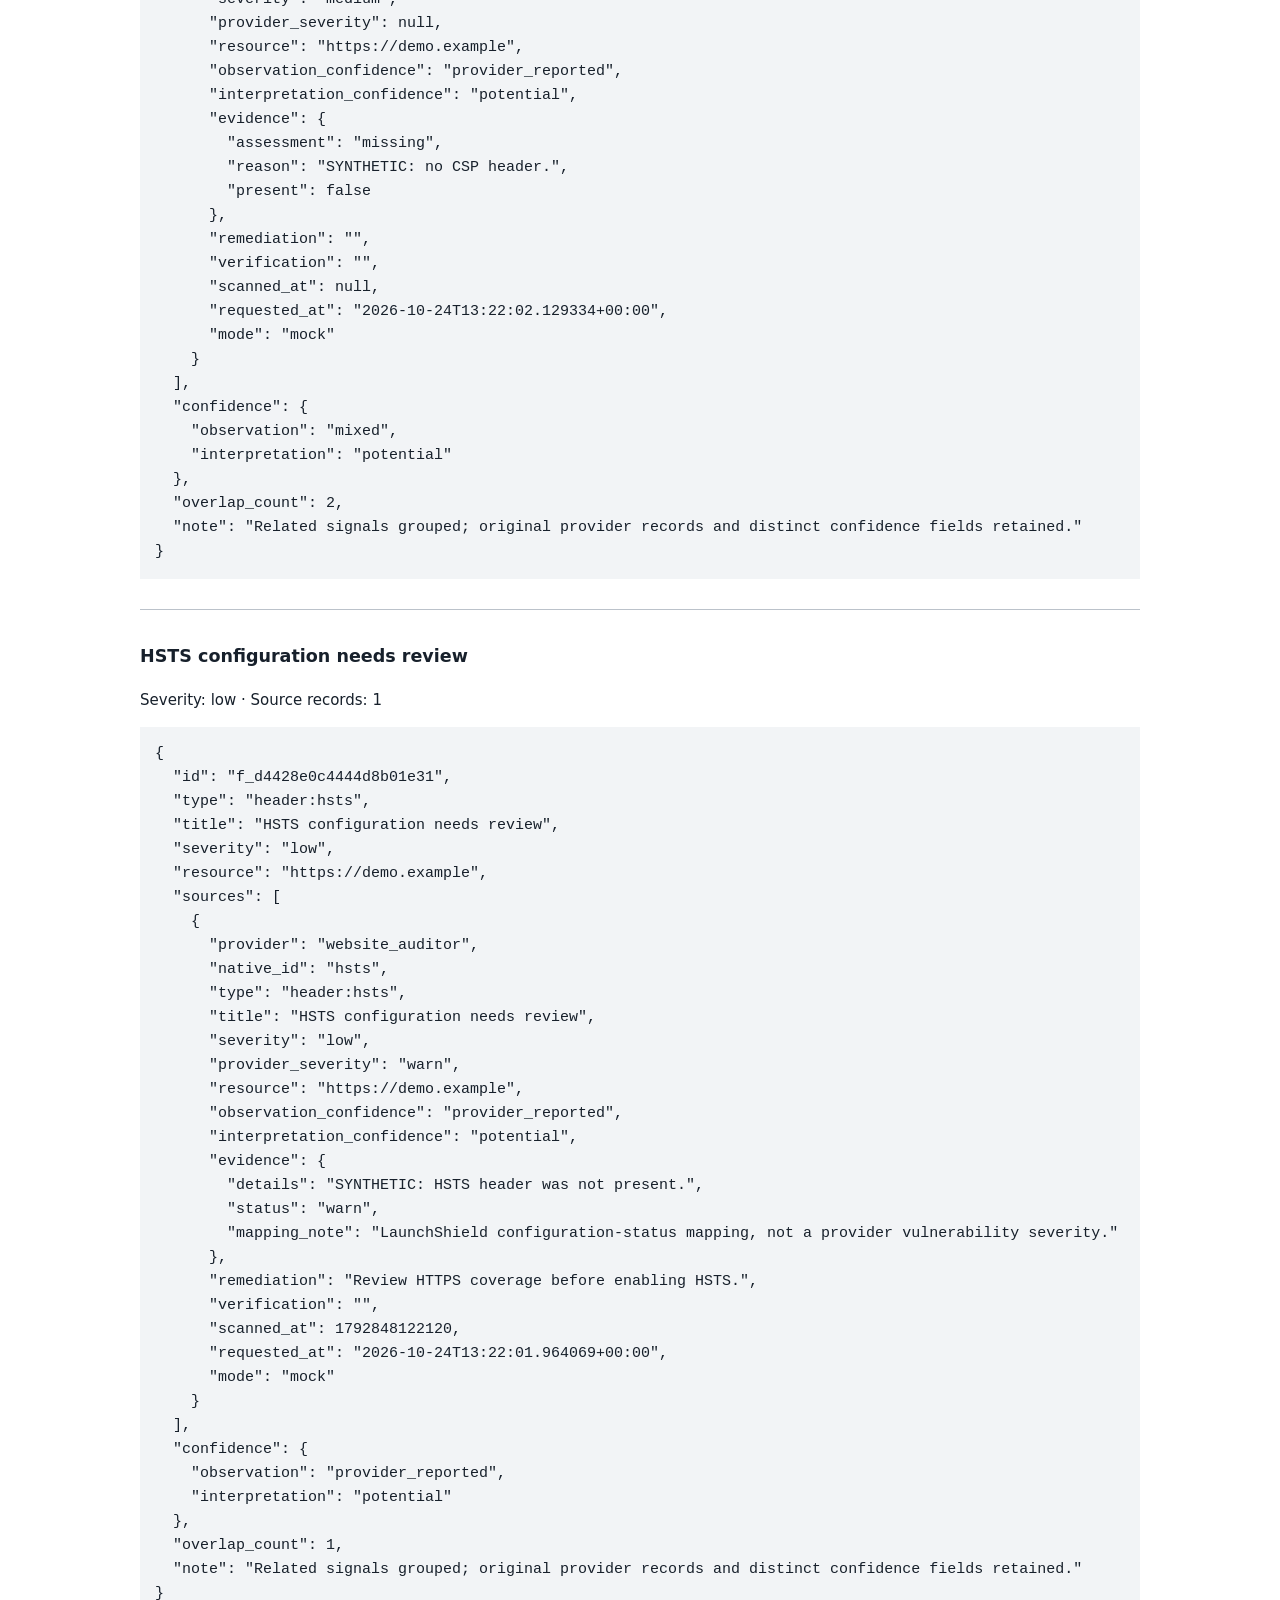
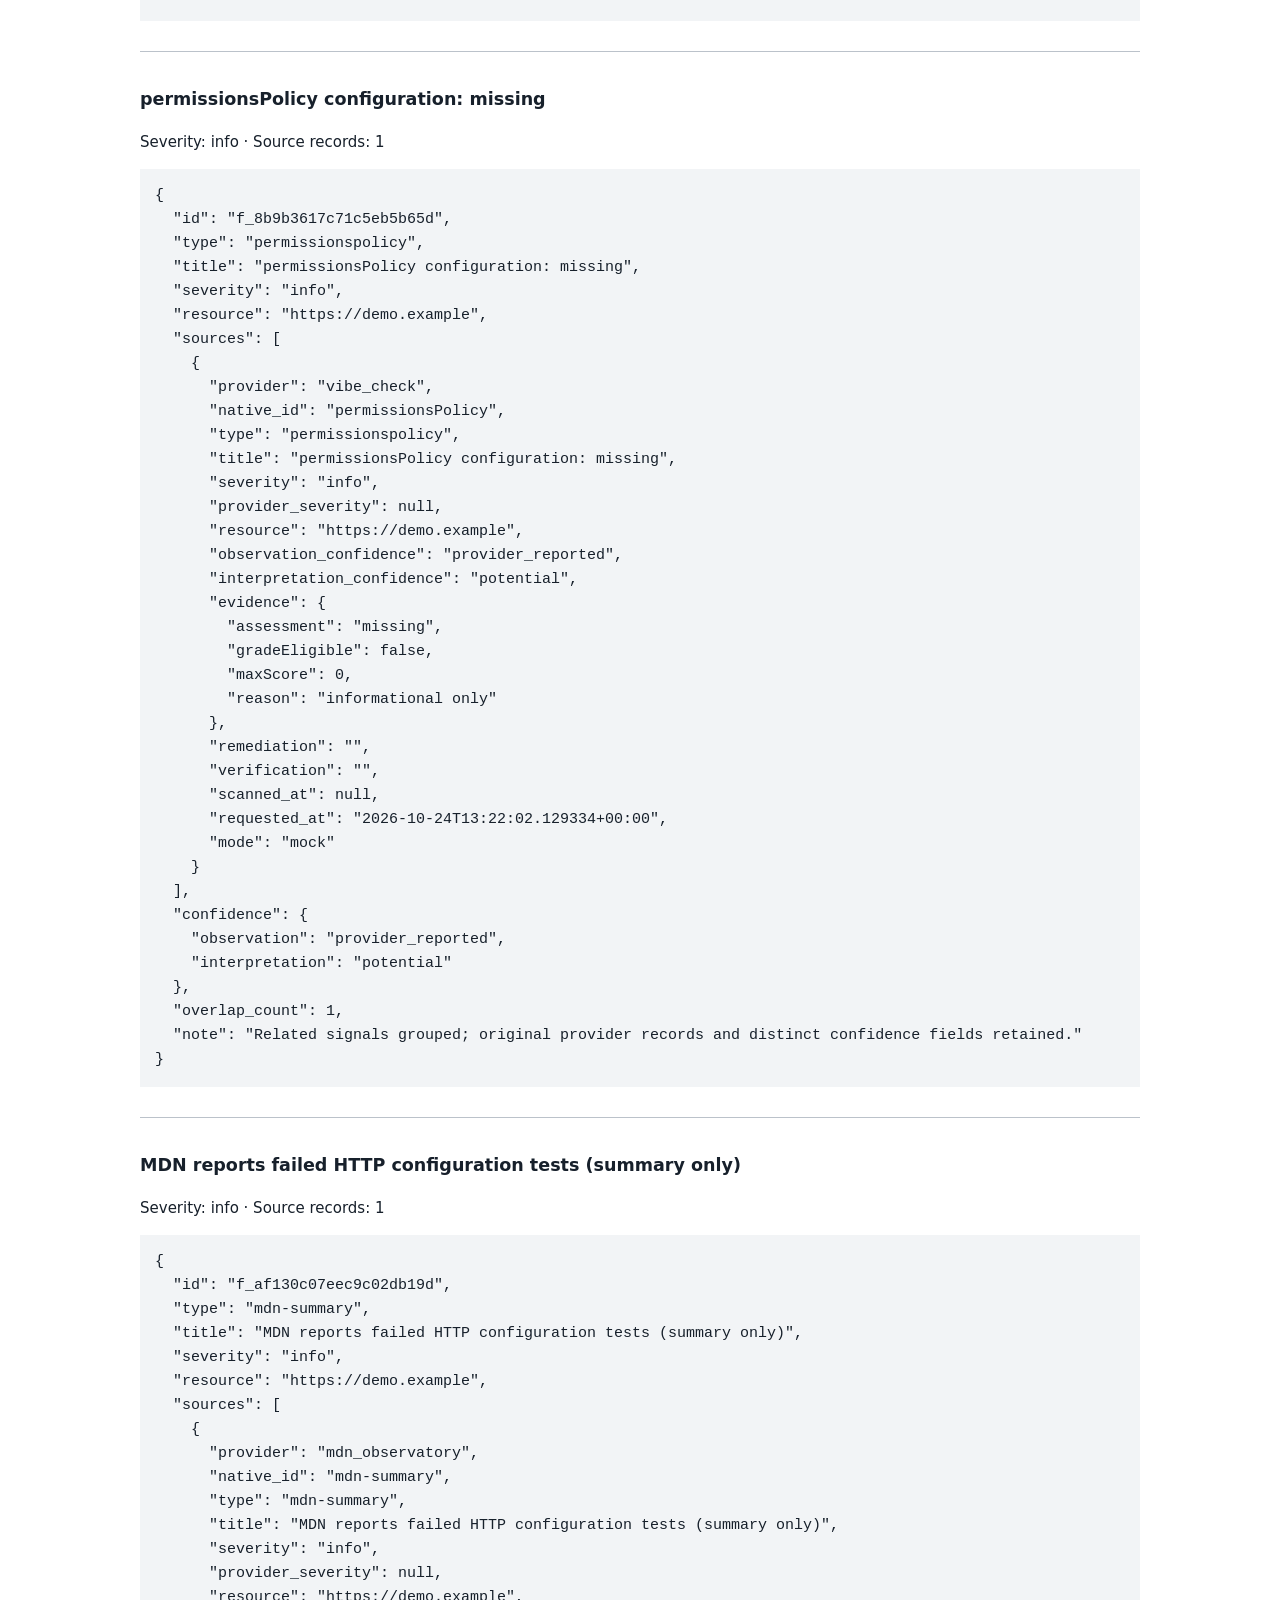
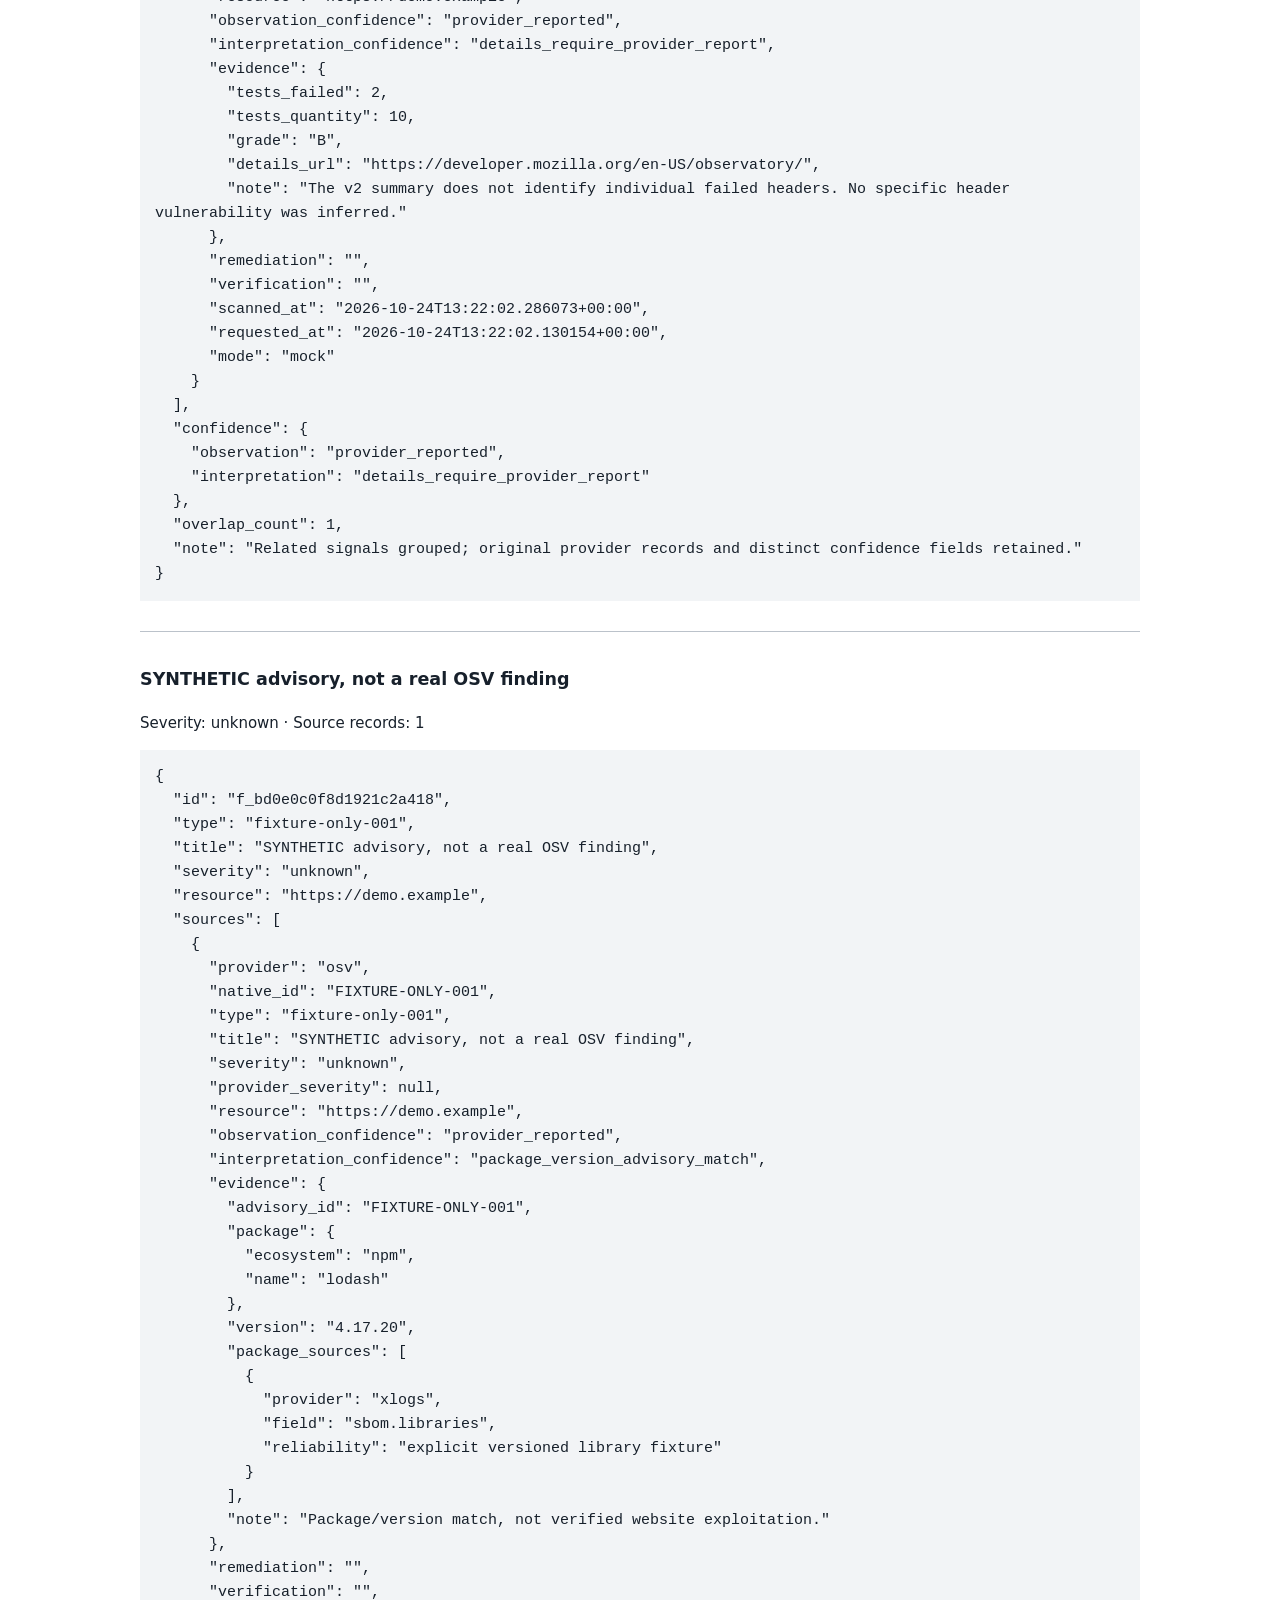
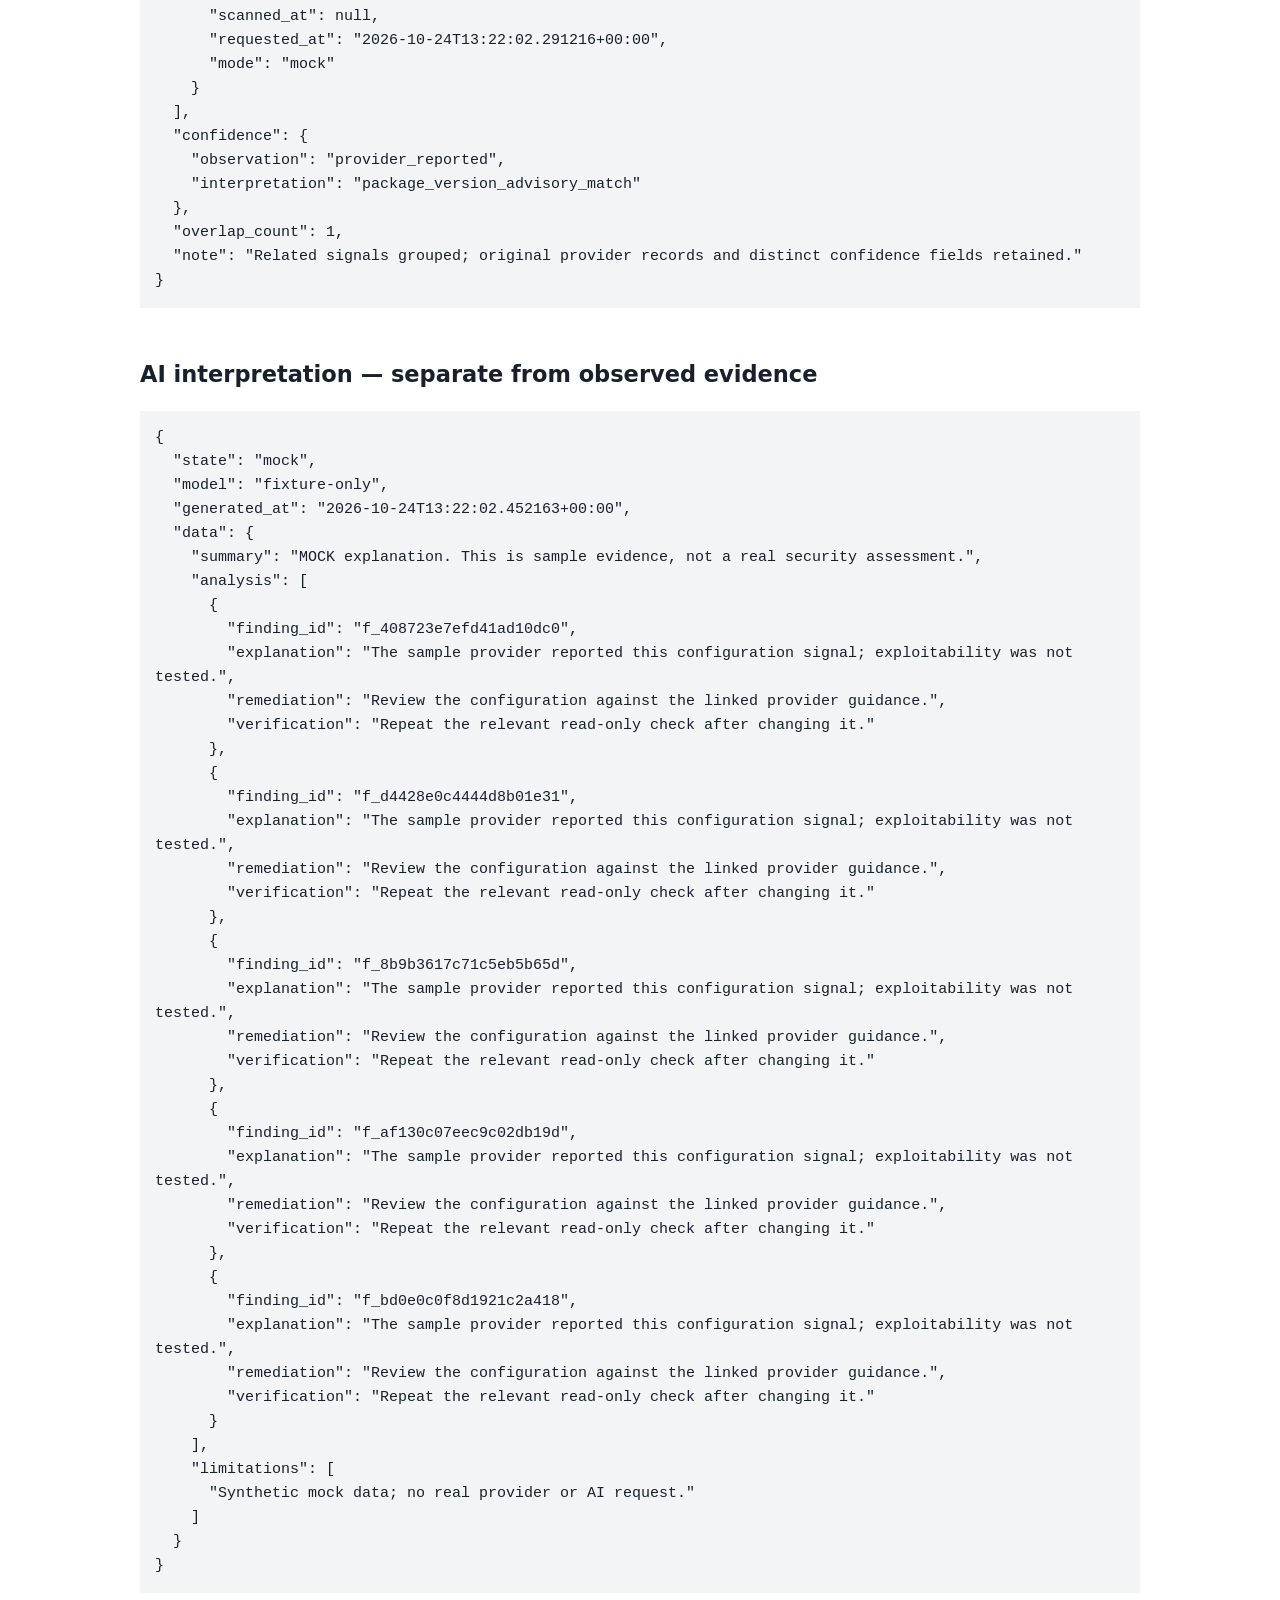
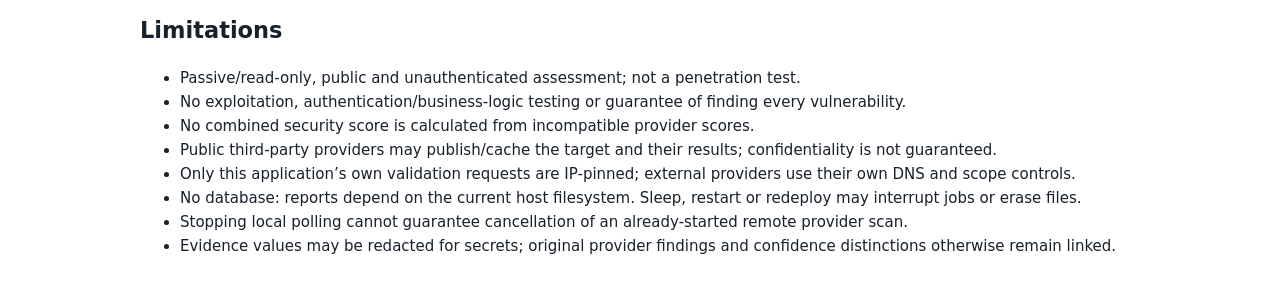
<file: r1/evidence/mock-export.html>
<!doctype html><html lang="en"><meta charset="utf-8"><meta name="viewport" content="width=device-width,initial-scale=1"><title>LaunchShield R1 report</title><style>body{font:15px/1.6 system-ui,sans-serif;max-width:1000px;margin:30px auto;padding:0 20px;color:#17202b}table{border-collapse:collapse;width:100%}td,th{padding:9px;border:1px solid #bbc2ca;text-align:left}pre{white-space:pre-wrap;overflow-wrap:anywhere;background:#f2f4f6;padding:15px}section{border-top:1px solid #bbc2ca;padding:15px 0}</style><h1>LaunchShield R1 — MOCK FIXTURE REPORT</h1><p>https://demo.example · completed</p><p>No guarantee of security. No exploitation was performed.</p><h2>Provider coverage</h2><div style="overflow:auto"><table><tr><th>Provider</th><th>State</th><th>Detail</th><th>Scan timestamp</th></tr><tr><td>website_auditor</td><td>cached</td><td>MOCK fixture; no external check ran.</td><td>1792848122120</td></tr><tr><td>xlogs</td><td>completed</td><td>MOCK fixture; no external check ran.</td><td>2026-10-24T13:22:02.124901+00:00</td></tr><tr><td>vibe_check</td><td>completed</td><td>MOCK fixture; no external check ran.</td><td>None</td></tr><tr><td>mdn_observatory</td><td>completed</td><td>MOCK fixture; no external check ran.</td><td>2026-10-24T13:22:02.286073+00:00</td></tr><tr><td>osv</td><td>completed</td><td>MOCK fixture; no external check ran.</td><td>None</td></tr></table></div><h2>Findings and evidence</h2><section><h3>Content Security Policy needs review</h3><p>Severity: medium · Source records: 2</p><pre>{
  &quot;id&quot;: &quot;f_408723e7efd41ad10dc0&quot;,
  &quot;type&quot;: &quot;header:csp&quot;,
  &quot;title&quot;: &quot;Content Security Policy needs review&quot;,
  &quot;severity&quot;: &quot;medium&quot;,
  &quot;resource&quot;: &quot;https://demo.example&quot;,
  &quot;sources&quot;: [
    {
      &quot;provider&quot;: &quot;xlogs&quot;,
      &quot;native_id&quot;: &quot;csp-missing&quot;,
      &quot;type&quot;: &quot;header:csp&quot;,
      &quot;title&quot;: &quot;Content Security Policy needs review&quot;,
      &quot;severity&quot;: &quot;medium&quot;,
      &quot;provider_severity&quot;: &quot;medium&quot;,
      &quot;resource&quot;: &quot;https://demo.example&quot;,
      &quot;observation_confidence&quot;: &quot;confirmed&quot;,
      &quot;interpretation_confidence&quot;: &quot;potential&quot;,
      &quot;evidence&quot;: {
        &quot;statements&quot;: {
          &quot;observed&quot;: &quot;SYNTHETIC: no CSP header was observed.&quot;,
          &quot;notTested&quot;: &quot;No XSS exploitation was performed.&quot;
        },
        &quot;cwe&quot;: null,
        &quot;interpretationBasis&quot;: &quot;configuration&quot;,
        &quot;reviewReasons&quot;: []
      },
      &quot;remediation&quot;: &quot;Define a suitable CSP and test in report-only mode.&quot;,
      &quot;verification&quot;: &quot;Repeat the header check.&quot;,
      &quot;scanned_at&quot;: &quot;2026-10-24T13:22:02.124901+00:00&quot;,
      &quot;requested_at&quot;: &quot;2026-10-24T13:22:01.966265+00:00&quot;,
      &quot;mode&quot;: &quot;mock&quot;
    },
    {
      &quot;provider&quot;: &quot;vibe_check&quot;,
      &quot;native_id&quot;: &quot;csp&quot;,
      &quot;type&quot;: &quot;header:csp&quot;,
      &quot;title&quot;: &quot;csp configuration: missing&quot;,
      &quot;severity&quot;: &quot;medium&quot;,
      &quot;provider_severity&quot;: null,
      &quot;resource&quot;: &quot;https://demo.example&quot;,
      &quot;observation_confidence&quot;: &quot;provider_reported&quot;,
      &quot;interpretation_confidence&quot;: &quot;potential&quot;,
      &quot;evidence&quot;: {
        &quot;assessment&quot;: &quot;missing&quot;,
        &quot;reason&quot;: &quot;SYNTHETIC: no CSP header.&quot;,
        &quot;present&quot;: false
      },
      &quot;remediation&quot;: &quot;&quot;,
      &quot;verification&quot;: &quot;&quot;,
      &quot;scanned_at&quot;: null,
      &quot;requested_at&quot;: &quot;2026-10-24T13:22:02.129334+00:00&quot;,
      &quot;mode&quot;: &quot;mock&quot;
    }
  ],
  &quot;confidence&quot;: {
    &quot;observation&quot;: &quot;mixed&quot;,
    &quot;interpretation&quot;: &quot;potential&quot;
  },
  &quot;overlap_count&quot;: 2,
  &quot;note&quot;: &quot;Related signals grouped; original provider records and distinct confidence fields retained.&quot;
}</pre></section><section><h3>HSTS configuration needs review</h3><p>Severity: low · Source records: 1</p><pre>{
  &quot;id&quot;: &quot;f_d4428e0c4444d8b01e31&quot;,
  &quot;type&quot;: &quot;header:hsts&quot;,
  &quot;title&quot;: &quot;HSTS configuration needs review&quot;,
  &quot;severity&quot;: &quot;low&quot;,
  &quot;resource&quot;: &quot;https://demo.example&quot;,
  &quot;sources&quot;: [
    {
      &quot;provider&quot;: &quot;website_auditor&quot;,
      &quot;native_id&quot;: &quot;hsts&quot;,
      &quot;type&quot;: &quot;header:hsts&quot;,
      &quot;title&quot;: &quot;HSTS configuration needs review&quot;,
      &quot;severity&quot;: &quot;low&quot;,
      &quot;provider_severity&quot;: &quot;warn&quot;,
      &quot;resource&quot;: &quot;https://demo.example&quot;,
      &quot;observation_confidence&quot;: &quot;provider_reported&quot;,
      &quot;interpretation_confidence&quot;: &quot;potential&quot;,
      &quot;evidence&quot;: {
        &quot;details&quot;: &quot;SYNTHETIC: HSTS header was not present.&quot;,
        &quot;status&quot;: &quot;warn&quot;,
        &quot;mapping_note&quot;: &quot;LaunchShield configuration-status mapping, not a provider vulnerability severity.&quot;
      },
      &quot;remediation&quot;: &quot;Review HTTPS coverage before enabling HSTS.&quot;,
      &quot;verification&quot;: &quot;&quot;,
      &quot;scanned_at&quot;: 1792848122120,
      &quot;requested_at&quot;: &quot;2026-10-24T13:22:01.964069+00:00&quot;,
      &quot;mode&quot;: &quot;mock&quot;
    }
  ],
  &quot;confidence&quot;: {
    &quot;observation&quot;: &quot;provider_reported&quot;,
    &quot;interpretation&quot;: &quot;potential&quot;
  },
  &quot;overlap_count&quot;: 1,
  &quot;note&quot;: &quot;Related signals grouped; original provider records and distinct confidence fields retained.&quot;
}</pre></section><section><h3>permissionsPolicy configuration: missing</h3><p>Severity: info · Source records: 1</p><pre>{
  &quot;id&quot;: &quot;f_8b9b3617c71c5eb5b65d&quot;,
  &quot;type&quot;: &quot;permissionspolicy&quot;,
  &quot;title&quot;: &quot;permissionsPolicy configuration: missing&quot;,
  &quot;severity&quot;: &quot;info&quot;,
  &quot;resource&quot;: &quot;https://demo.example&quot;,
  &quot;sources&quot;: [
    {
      &quot;provider&quot;: &quot;vibe_check&quot;,
      &quot;native_id&quot;: &quot;permissionsPolicy&quot;,
      &quot;type&quot;: &quot;permissionspolicy&quot;,
      &quot;title&quot;: &quot;permissionsPolicy configuration: missing&quot;,
      &quot;severity&quot;: &quot;info&quot;,
      &quot;provider_severity&quot;: null,
      &quot;resource&quot;: &quot;https://demo.example&quot;,
      &quot;observation_confidence&quot;: &quot;provider_reported&quot;,
      &quot;interpretation_confidence&quot;: &quot;potential&quot;,
      &quot;evidence&quot;: {
        &quot;assessment&quot;: &quot;missing&quot;,
        &quot;gradeEligible&quot;: false,
        &quot;maxScore&quot;: 0,
        &quot;reason&quot;: &quot;informational only&quot;
      },
      &quot;remediation&quot;: &quot;&quot;,
      &quot;verification&quot;: &quot;&quot;,
      &quot;scanned_at&quot;: null,
      &quot;requested_at&quot;: &quot;2026-10-24T13:22:02.129334+00:00&quot;,
      &quot;mode&quot;: &quot;mock&quot;
    }
  ],
  &quot;confidence&quot;: {
    &quot;observation&quot;: &quot;provider_reported&quot;,
    &quot;interpretation&quot;: &quot;potential&quot;
  },
  &quot;overlap_count&quot;: 1,
  &quot;note&quot;: &quot;Related signals grouped; original provider records and distinct confidence fields retained.&quot;
}</pre></section><section><h3>MDN reports failed HTTP configuration tests (summary only)</h3><p>Severity: info · Source records: 1</p><pre>{
  &quot;id&quot;: &quot;f_af130c07eec9c02db19d&quot;,
  &quot;type&quot;: &quot;mdn-summary&quot;,
  &quot;title&quot;: &quot;MDN reports failed HTTP configuration tests (summary only)&quot;,
  &quot;severity&quot;: &quot;info&quot;,
  &quot;resource&quot;: &quot;https://demo.example&quot;,
  &quot;sources&quot;: [
    {
      &quot;provider&quot;: &quot;mdn_observatory&quot;,
      &quot;native_id&quot;: &quot;mdn-summary&quot;,
      &quot;type&quot;: &quot;mdn-summary&quot;,
      &quot;title&quot;: &quot;MDN reports failed HTTP configuration tests (summary only)&quot;,
      &quot;severity&quot;: &quot;info&quot;,
      &quot;provider_severity&quot;: null,
      &quot;resource&quot;: &quot;https://demo.example&quot;,
      &quot;observation_confidence&quot;: &quot;provider_reported&quot;,
      &quot;interpretation_confidence&quot;: &quot;details_require_provider_report&quot;,
      &quot;evidence&quot;: {
        &quot;tests_failed&quot;: 2,
        &quot;tests_quantity&quot;: 10,
        &quot;grade&quot;: &quot;B&quot;,
        &quot;details_url&quot;: &quot;https://developer.mozilla.org/en-US/observatory/&quot;,
        &quot;note&quot;: &quot;The v2 summary does not identify individual failed headers. No specific header vulnerability was inferred.&quot;
      },
      &quot;remediation&quot;: &quot;&quot;,
      &quot;verification&quot;: &quot;&quot;,
      &quot;scanned_at&quot;: &quot;2026-10-24T13:22:02.286073+00:00&quot;,
      &quot;requested_at&quot;: &quot;2026-10-24T13:22:02.130154+00:00&quot;,
      &quot;mode&quot;: &quot;mock&quot;
    }
  ],
  &quot;confidence&quot;: {
    &quot;observation&quot;: &quot;provider_reported&quot;,
    &quot;interpretation&quot;: &quot;details_require_provider_report&quot;
  },
  &quot;overlap_count&quot;: 1,
  &quot;note&quot;: &quot;Related signals grouped; original provider records and distinct confidence fields retained.&quot;
}</pre></section><section><h3>SYNTHETIC advisory, not a real OSV finding</h3><p>Severity: unknown · Source records: 1</p><pre>{
  &quot;id&quot;: &quot;f_bd0e0c0f8d1921c2a418&quot;,
  &quot;type&quot;: &quot;fixture-only-001&quot;,
  &quot;title&quot;: &quot;SYNTHETIC advisory, not a real OSV finding&quot;,
  &quot;severity&quot;: &quot;unknown&quot;,
  &quot;resource&quot;: &quot;https://demo.example&quot;,
  &quot;sources&quot;: [
    {
      &quot;provider&quot;: &quot;osv&quot;,
      &quot;native_id&quot;: &quot;FIXTURE-ONLY-001&quot;,
      &quot;type&quot;: &quot;fixture-only-001&quot;,
      &quot;title&quot;: &quot;SYNTHETIC advisory, not a real OSV finding&quot;,
      &quot;severity&quot;: &quot;unknown&quot;,
      &quot;provider_severity&quot;: null,
      &quot;resource&quot;: &quot;https://demo.example&quot;,
      &quot;observation_confidence&quot;: &quot;provider_reported&quot;,
      &quot;interpretation_confidence&quot;: &quot;package_version_advisory_match&quot;,
      &quot;evidence&quot;: {
        &quot;advisory_id&quot;: &quot;FIXTURE-ONLY-001&quot;,
        &quot;package&quot;: {
          &quot;ecosystem&quot;: &quot;npm&quot;,
          &quot;name&quot;: &quot;lodash&quot;
        },
        &quot;version&quot;: &quot;4.17.20&quot;,
        &quot;package_sources&quot;: [
          {
            &quot;provider&quot;: &quot;xlogs&quot;,
            &quot;field&quot;: &quot;sbom.libraries&quot;,
            &quot;reliability&quot;: &quot;explicit versioned library fixture&quot;
          }
        ],
        &quot;note&quot;: &quot;Package/version match, not verified website exploitation.&quot;
      },
      &quot;remediation&quot;: &quot;&quot;,
      &quot;verification&quot;: &quot;&quot;,
      &quot;scanned_at&quot;: null,
      &quot;requested_at&quot;: &quot;2026-10-24T13:22:02.291216+00:00&quot;,
      &quot;mode&quot;: &quot;mock&quot;
    }
  ],
  &quot;confidence&quot;: {
    &quot;observation&quot;: &quot;provider_reported&quot;,
    &quot;interpretation&quot;: &quot;package_version_advisory_match&quot;
  },
  &quot;overlap_count&quot;: 1,
  &quot;note&quot;: &quot;Related signals grouped; original provider records and distinct confidence fields retained.&quot;
}</pre></section><h2>AI interpretation — separate from observed evidence</h2><pre>{
  &quot;state&quot;: &quot;mock&quot;,
  &quot;model&quot;: &quot;fixture-only&quot;,
  &quot;generated_at&quot;: &quot;2026-10-24T13:22:02.452163+00:00&quot;,
  &quot;data&quot;: {
    &quot;summary&quot;: &quot;MOCK explanation. This is sample evidence, not a real security assessment.&quot;,
    &quot;analysis&quot;: [
      {
        &quot;finding_id&quot;: &quot;f_408723e7efd41ad10dc0&quot;,
        &quot;explanation&quot;: &quot;The sample provider reported this configuration signal; exploitability was not tested.&quot;,
        &quot;remediation&quot;: &quot;Review the configuration against the linked provider guidance.&quot;,
        &quot;verification&quot;: &quot;Repeat the relevant read-only check after changing it.&quot;
      },
      {
        &quot;finding_id&quot;: &quot;f_d4428e0c4444d8b01e31&quot;,
        &quot;explanation&quot;: &quot;The sample provider reported this configuration signal; exploitability was not tested.&quot;,
        &quot;remediation&quot;: &quot;Review the configuration against the linked provider guidance.&quot;,
        &quot;verification&quot;: &quot;Repeat the relevant read-only check after changing it.&quot;
      },
      {
        &quot;finding_id&quot;: &quot;f_8b9b3617c71c5eb5b65d&quot;,
        &quot;explanation&quot;: &quot;The sample provider reported this configuration signal; exploitability was not tested.&quot;,
        &quot;remediation&quot;: &quot;Review the configuration against the linked provider guidance.&quot;,
        &quot;verification&quot;: &quot;Repeat the relevant read-only check after changing it.&quot;
      },
      {
        &quot;finding_id&quot;: &quot;f_af130c07eec9c02db19d&quot;,
        &quot;explanation&quot;: &quot;The sample provider reported this configuration signal; exploitability was not tested.&quot;,
        &quot;remediation&quot;: &quot;Review the configuration against the linked provider guidance.&quot;,
        &quot;verification&quot;: &quot;Repeat the relevant read-only check after changing it.&quot;
      },
      {
        &quot;finding_id&quot;: &quot;f_bd0e0c0f8d1921c2a418&quot;,
        &quot;explanation&quot;: &quot;The sample provider reported this configuration signal; exploitability was not tested.&quot;,
        &quot;remediation&quot;: &quot;Review the configuration against the linked provider guidance.&quot;,
        &quot;verification&quot;: &quot;Repeat the relevant read-only check after changing it.&quot;
      }
    ],
    &quot;limitations&quot;: [
      &quot;Synthetic mock data; no real provider or AI request.&quot;
    ]
  }
}</pre><h2>Limitations</h2><ul><li>Passive/read-only, public and unauthenticated assessment; not a penetration test.</li><li>No exploitation, authentication/business-logic testing or guarantee of finding every vulnerability.</li><li>No combined security score is calculated from incompatible provider scores.</li><li>Public third-party providers may publish/cache the target and their results; confidentiality is not guaranteed.</li><li>Only this application’s own validation requests are IP-pinned; external providers use their own DNS and scope controls.</li><li>No database: reports depend on the current host filesystem. Sleep, restart or redeploy may interrupt jobs or erase files.</li><li>Stopping local polling cannot guarantee cancellation of an already-started remote provider scan.</li><li>Evidence values may be redacted for secrets; original provider findings and confidence distinctions otherwise remain linked.</li></ul></html>
</file>
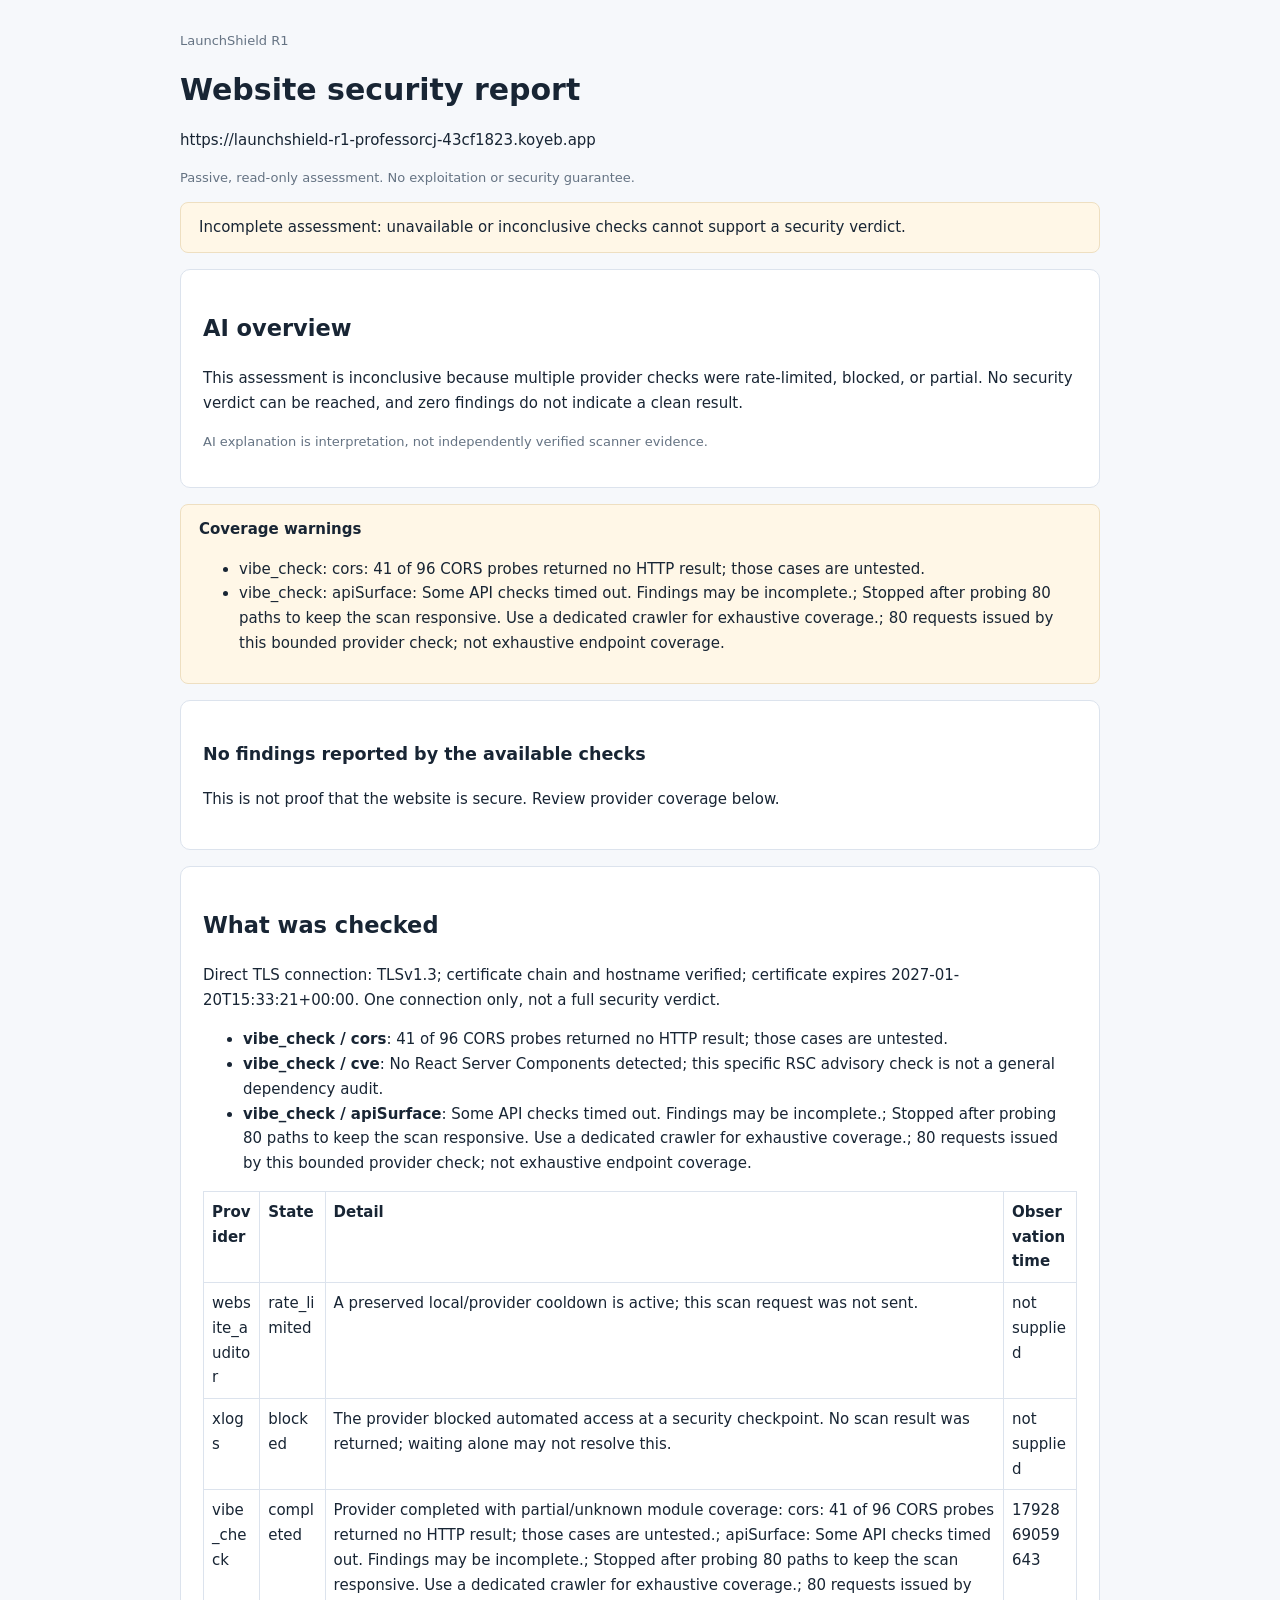
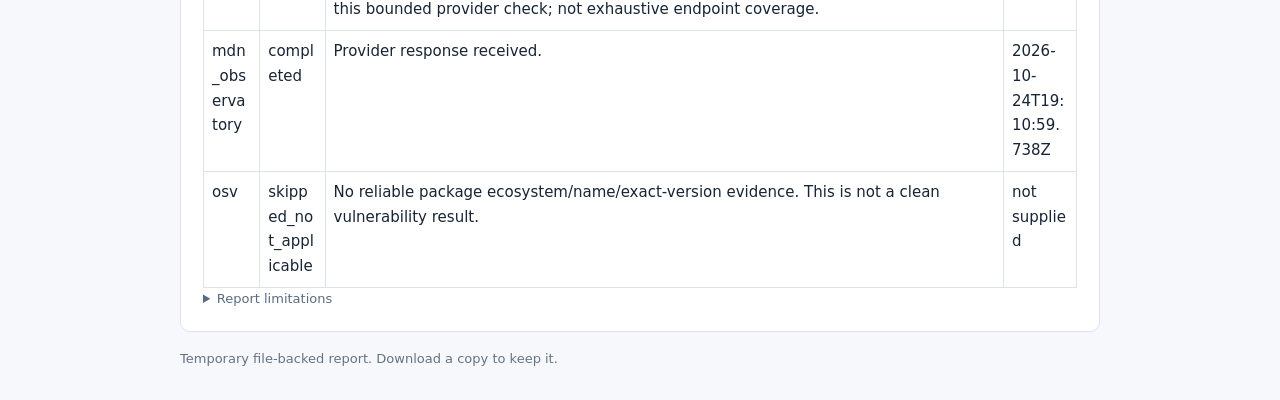
<file: r1/evidence/provider-diagnosis-browser-download.html>
<!doctype html><html lang="en"><meta charset="utf-8"><meta name="viewport" content="width=device-width,initial-scale=1"><title>LaunchShield report</title><style>body{font:15px/1.65 system-ui,sans-serif;max-width:920px;margin:30px auto;padding:0 20px;color:#182534;overflow-wrap:anywhere;background:#f6f8fb}h1{line-height:1.2}article,.overview,.coverage{background:white;border:1px solid #dce3ed;border-radius:10px;padding:22px;margin:16px 0}.heading{display:flex;gap:14px;align-items:start;justify-content:space-between}.heading h3{margin:0}.heading span{font-size:12px;border:1px solid #ddd;padding:2px 8px;border-radius:5px}.muted{color:#657383;font-size:13px}h4{margin-bottom:4px}p{margin-top:7px}pre{white-space:pre-wrap;overflow-wrap:anywhere;font-size:12px;background:#f1f4f8;padding:12px}summary{cursor:pointer;color:#5a6c80;font-size:13px}table{width:100%;border-collapse:collapse}td,th{padding:8px;border:1px solid #dce3ed;text-align:left;vertical-align:top}.warning{background:#fff7e7;border:1px solid #eedfc1;padding:12px 18px;border-radius:8px}</style><p class="muted">LaunchShield R1</p><h1>Website security report</h1><p>https://launchshield-r1-professorcj-43cf1823.koyeb.app</p><p class="muted">Passive, read-only assessment. No exploitation or security guarantee.</p><div class="warning">Incomplete assessment: unavailable or inconclusive checks cannot support a security verdict.</div><section class="overview"><h2>AI overview</h2><p>This assessment is inconclusive because multiple provider checks were rate-limited, blocked, or partial. No security verdict can be reached, and zero findings do not indicate a clean result.</p><p class="muted">AI explanation is interpretation, not independently verified scanner evidence.</p></section><div class="warning"><strong>Coverage warnings</strong><ul><li>vibe_check: cors: 41 of 96 CORS probes returned no HTTP result; those cases are untested.</li><li>vibe_check: apiSurface: Some API checks timed out. Findings may be incomplete.; Stopped after probing 80 paths to keep the scan responsive. Use a dedicated crawler for exhaustive coverage.; 80 requests issued by this bounded provider check; not exhaustive endpoint coverage.</li></ul></div><article><h3>No findings reported by the available checks</h3><p>This is not proof that the website is secure. Review provider coverage below.</p></article><section class="coverage"><h2>What was checked</h2><p>Direct TLS connection: TLSv1.3; certificate chain and hostname verified; certificate expires 2027-01-20T15:33:21+00:00. One connection only, not a full security verdict.</p><ul><li><strong>vibe_check / cors</strong>: 41 of 96 CORS probes returned no HTTP result; those cases are untested.</li><li><strong>vibe_check / cve</strong>: No React Server Components detected; this specific RSC advisory check is not a general dependency audit.</li><li><strong>vibe_check / apiSurface</strong>: Some API checks timed out. Findings may be incomplete.; Stopped after probing 80 paths to keep the scan responsive. Use a dedicated crawler for exhaustive coverage.; 80 requests issued by this bounded provider check; not exhaustive endpoint coverage.</li></ul><div style="overflow:auto"><table><tr><th>Provider</th><th>State</th><th>Detail</th><th>Observation time</th></tr><tr><td>website_auditor</td><td>rate_limited</td><td>A preserved local/provider cooldown is active; this scan request was not sent.</td><td>not supplied</td></tr><tr><td>xlogs</td><td>blocked</td><td>The provider blocked automated access at a security checkpoint. No scan result was returned; waiting alone may not resolve this.</td><td>not supplied</td></tr><tr><td>vibe_check</td><td>completed</td><td>Provider completed with partial/unknown module coverage: cors: 41 of 96 CORS probes returned no HTTP result; those cases are untested.; apiSurface: Some API checks timed out. Findings may be incomplete.; Stopped after probing 80 paths to keep the scan responsive. Use a dedicated crawler for exhaustive coverage.; 80 requests issued by this bounded provider check; not exhaustive endpoint coverage.</td><td>1792869059643</td></tr><tr><td>mdn_observatory</td><td>completed</td><td>Provider response received.</td><td>2026-10-24T19:10:59.738Z</td></tr><tr><td>osv</td><td>skipped_not_applicable</td><td>No reliable package ecosystem/name/exact-version evidence. This is not a clean vulnerability result.</td><td>not supplied</td></tr></table></div><details><summary>Report limitations</summary><ul><li>Passive/read-only, public and unauthenticated assessment; not a penetration test.</li><li>No exploitation, authentication/business-logic testing or guarantee of finding every vulnerability.</li><li>No combined security score is calculated from incompatible provider scores.</li><li>Public third-party providers may publish/cache the target and their results; confidentiality is not guaranteed.</li><li>Only this application’s own validation requests are IP-pinned; external providers use their own DNS and scope controls.</li><li>No database: reports depend on the current host filesystem. Sleep, restart or redeploy may interrupt jobs or erase files.</li><li>Stopping local polling cannot guarantee cancellation of an already-started remote provider scan.</li><li>Evidence values may be redacted for secrets; original provider findings and confidence distinctions otherwise remain linked.</li></ul></details></section><p class="muted">Temporary file-backed report. Download a copy to keep it.</p></html>
</file>
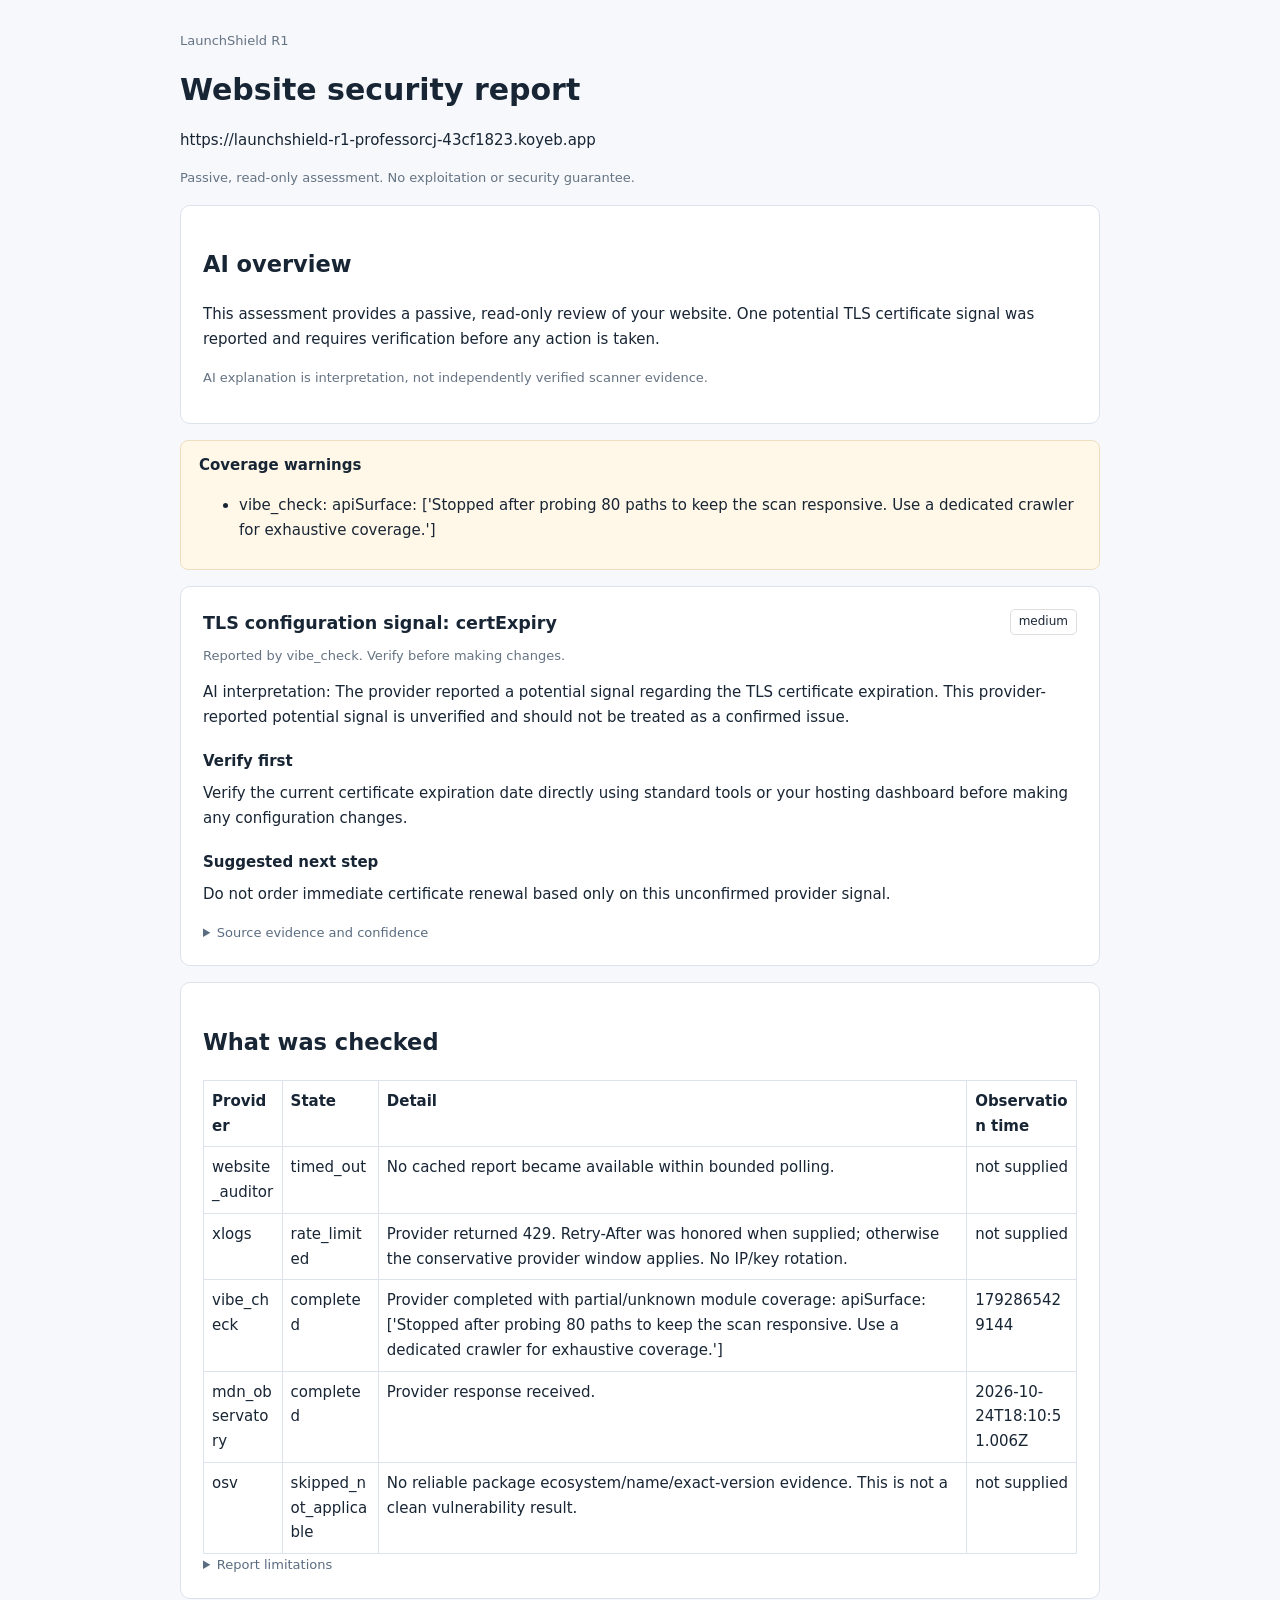
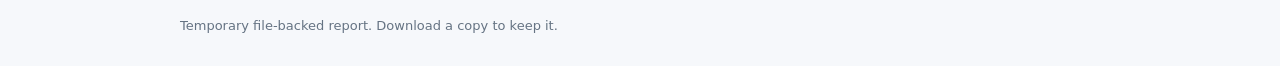
<file: r1/evidence/simple-real-only-browser-download.html>
<!doctype html><html lang="en"><meta charset="utf-8"><meta name="viewport" content="width=device-width,initial-scale=1"><title>LaunchShield report</title><style>body{font:15px/1.65 system-ui,sans-serif;max-width:920px;margin:30px auto;padding:0 20px;color:#182534;overflow-wrap:anywhere;background:#f6f8fb}h1{line-height:1.2}article,.overview,.coverage{background:white;border:1px solid #dce3ed;border-radius:10px;padding:22px;margin:16px 0}.heading{display:flex;gap:14px;align-items:start;justify-content:space-between}.heading h3{margin:0}.heading span{font-size:12px;border:1px solid #ddd;padding:2px 8px;border-radius:5px}.muted{color:#657383;font-size:13px}h4{margin-bottom:4px}p{margin-top:7px}pre{white-space:pre-wrap;overflow-wrap:anywhere;font-size:12px;background:#f1f4f8;padding:12px}summary{cursor:pointer;color:#5a6c80;font-size:13px}table{width:100%;border-collapse:collapse}td,th{padding:8px;border:1px solid #dce3ed;text-align:left;vertical-align:top}.warning{background:#fff7e7;border:1px solid #eedfc1;padding:12px 18px;border-radius:8px}</style><p class="muted">LaunchShield R1</p><h1>Website security report</h1><p>https://launchshield-r1-professorcj-43cf1823.koyeb.app</p><p class="muted">Passive, read-only assessment. No exploitation or security guarantee.</p><section class="overview"><h2>AI overview</h2><p>This assessment provides a passive, read-only review of your website. One potential TLS certificate signal was reported and requires verification before any action is taken.</p><p class="muted">AI explanation is interpretation, not independently verified scanner evidence.</p></section><div class="warning"><strong>Coverage warnings</strong><ul><li>vibe_check: apiSurface: [&#x27;Stopped after probing 80 paths to keep the scan responsive. Use a dedicated crawler for exhaustive coverage.&#x27;]</li></ul></div><article><div class="heading"><h3>TLS configuration signal: certExpiry</h3><span>medium</span></div><p class="muted">Reported by vibe_check. Verify before making changes.</p><p>AI interpretation: The provider reported a potential signal regarding the TLS certificate expiration. This provider-reported potential signal is unverified and should not be treated as a confirmed issue.</p><h4>Verify first</h4><p>Verify the current certificate expiration date directly using standard tools or your hosting dashboard before making any configuration changes.</p><h4>Suggested next step</h4><p>Do not order immediate certificate renewal based only on this unconfirmed provider signal.</p><details><summary>Source evidence and confidence</summary><pre>{
  &quot;id&quot;: &quot;f_ee429414a376dbf08470&quot;,
  &quot;type&quot;: &quot;tls:certexpiry&quot;,
  &quot;title&quot;: &quot;TLS configuration signal: certExpiry&quot;,
  &quot;severity&quot;: &quot;medium&quot;,
  &quot;resource&quot;: &quot;https://launchshield-r1-professorcj-43cf1823.koyeb.app&quot;,
  &quot;sources&quot;: [
    {
      &quot;provider&quot;: &quot;vibe_check&quot;,
      &quot;native_id&quot;: &quot;tls:certExpiry&quot;,
      &quot;type&quot;: &quot;tls:certexpiry&quot;,
      &quot;title&quot;: &quot;TLS configuration signal: certExpiry&quot;,
      &quot;severity&quot;: &quot;medium&quot;,
      &quot;provider_severity&quot;: null,
      &quot;resource&quot;: &quot;https://launchshield-r1-professorcj-43cf1823.koyeb.app&quot;,
      &quot;observation_confidence&quot;: &quot;provider_reported&quot;,
      &quot;interpretation_confidence&quot;: &quot;potential&quot;,
      &quot;evidence&quot;: {
        &quot;valid&quot;: false,
        &quot;daysUntilExpiry&quot;: 0,
        &quot;score&quot;: 0
      },
      &quot;remediation&quot;: &quot;&quot;,
      &quot;verification&quot;: &quot;&quot;,
      &quot;scanned_at&quot;: 1792865429144,
      &quot;requested_at&quot;: &quot;2026-10-24T18:10:28.634029+00:00&quot;,
      &quot;mode&quot;: &quot;live&quot;
    }
  ],
  &quot;confidence&quot;: {
    &quot;observation&quot;: &quot;provider_reported&quot;,
    &quot;interpretation&quot;: &quot;potential&quot;
  },
  &quot;overlap_count&quot;: 1,
  &quot;note&quot;: &quot;Related signals grouped; original provider records and distinct confidence fields retained.&quot;
}</pre></details></article><section class="coverage"><h2>What was checked</h2><div style="overflow:auto"><table><tr><th>Provider</th><th>State</th><th>Detail</th><th>Observation time</th></tr><tr><td>website_auditor</td><td>timed_out</td><td>No cached report became available within bounded polling.</td><td>not supplied</td></tr><tr><td>xlogs</td><td>rate_limited</td><td>Provider returned 429. Retry-After was honored when supplied; otherwise the conservative provider window applies. No IP/key rotation.</td><td>not supplied</td></tr><tr><td>vibe_check</td><td>completed</td><td>Provider completed with partial/unknown module coverage: apiSurface: [&#x27;Stopped after probing 80 paths to keep the scan responsive. Use a dedicated crawler for exhaustive coverage.&#x27;]</td><td>1792865429144</td></tr><tr><td>mdn_observatory</td><td>completed</td><td>Provider response received.</td><td>2026-10-24T18:10:51.006Z</td></tr><tr><td>osv</td><td>skipped_not_applicable</td><td>No reliable package ecosystem/name/exact-version evidence. This is not a clean vulnerability result.</td><td>not supplied</td></tr></table></div><details><summary>Report limitations</summary><ul><li>Passive/read-only, public and unauthenticated assessment; not a penetration test.</li><li>No exploitation, authentication/business-logic testing or guarantee of finding every vulnerability.</li><li>No combined security score is calculated from incompatible provider scores.</li><li>Public third-party providers may publish/cache the target and their results; confidentiality is not guaranteed.</li><li>Only this application’s own validation requests are IP-pinned; external providers use their own DNS and scope controls.</li><li>No database: reports depend on the current host filesystem. Sleep, restart or redeploy may interrupt jobs or erase files.</li><li>Stopping local polling cannot guarantee cancellation of an already-started remote provider scan.</li><li>Evidence values may be redacted for secrets; original provider findings and confidence distinctions otherwise remain linked.</li></ul></details></section><p class="muted">Temporary file-backed report. Download a copy to keep it.</p></html>
</file>
